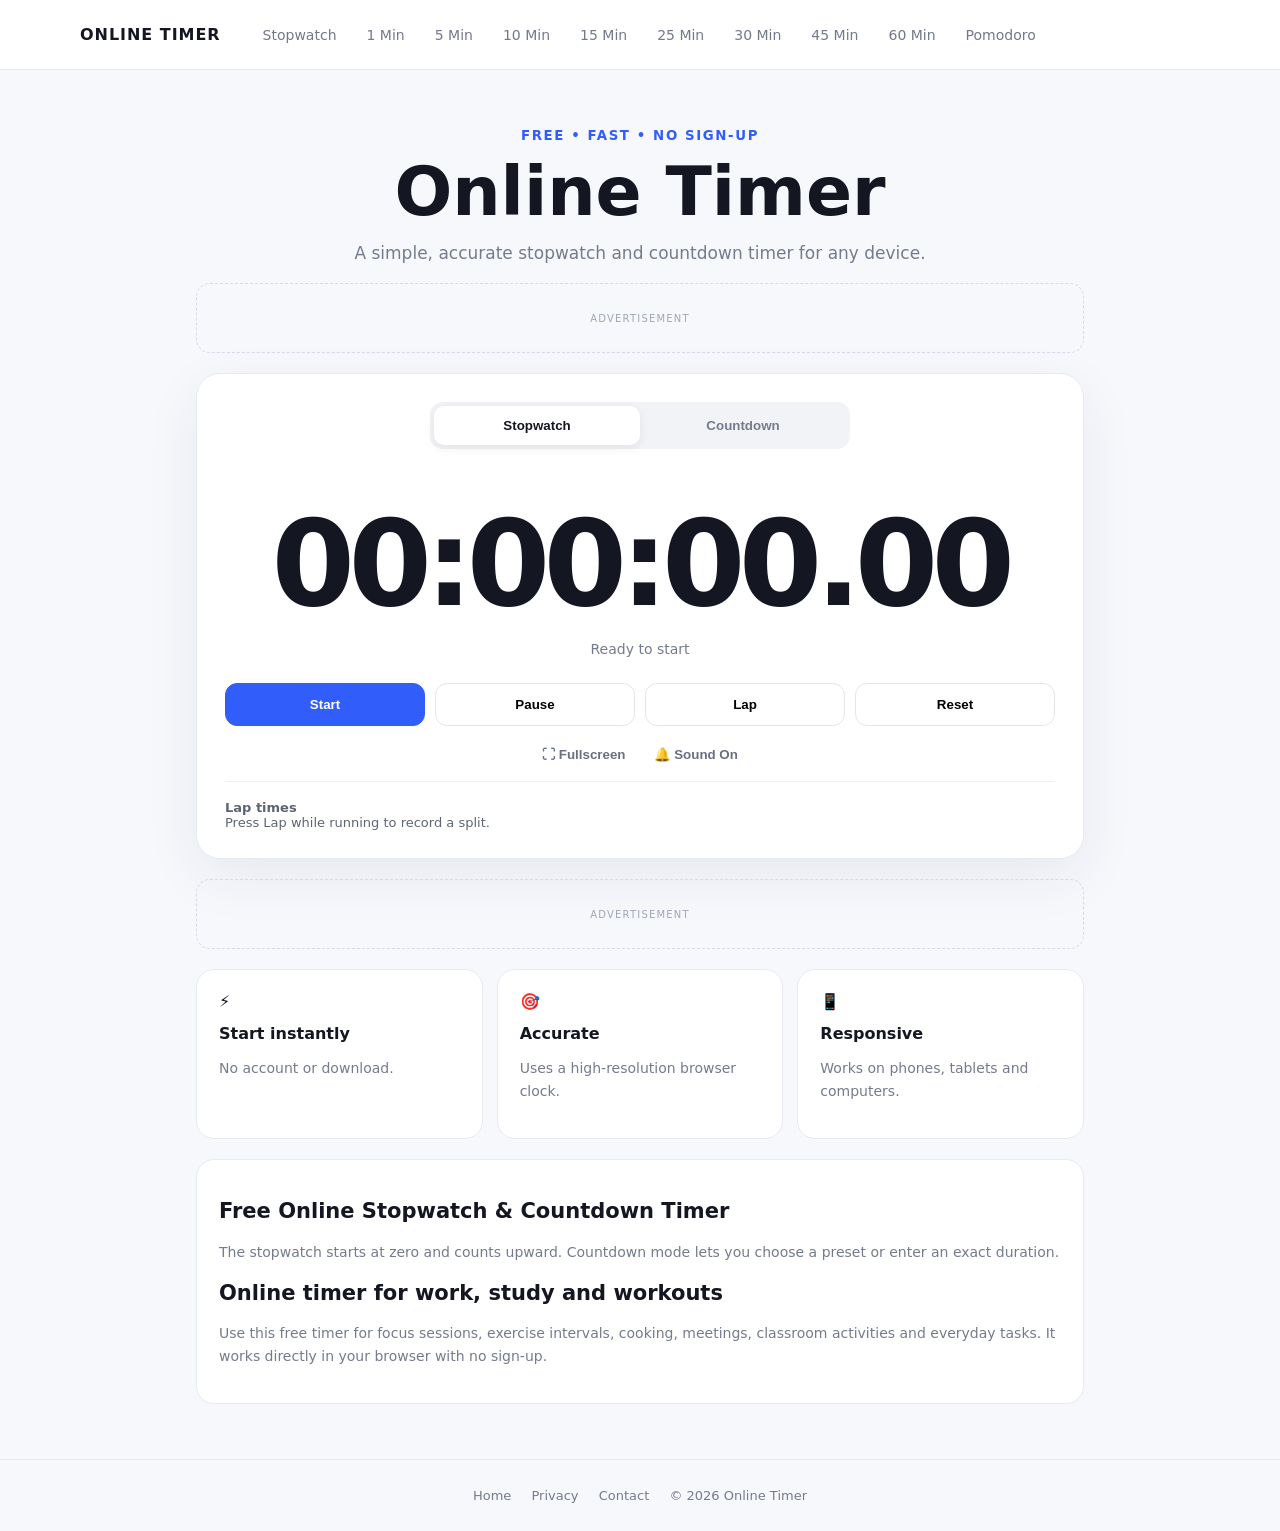
<file: index.html>
<!doctype html><html lang="en"><head><meta charset="utf-8"><meta name="viewport" content="width=device-width,initial-scale=1"><meta name="description" content="Free online stopwatch and countdown timer. Start at zero, count up, or set a precise countdown with no sign-up."><meta name="google-site-verification" content="opDcWVdCcrkcZXVXJE0vh9Pyq8Qb_k_GLsbiamTlNZY"><meta name="robots" content="index,follow,max-image-preview:large"><link rel="canonical" href="https://timer.tmdcks1404.workers.dev/"><meta property="og:type" content="website"><meta property="og:title" content="Online Timer — Free Stopwatch & Countdown"><meta property="og:description" content="Free online stopwatch and countdown timer. Start at zero, count up, or set a precise countdown with no sign-up."><meta property="og:url" content="https://timer.tmdcks1404.workers.dev/"><meta name="twitter:card" content="summary"><link rel="manifest" href="/manifest.webmanifest"><link rel="stylesheet" href="/style.css"><title>Online Timer — Free Stopwatch & Countdown</title></head><body data-mode="stopwatch" data-seconds="0"><header><a class="brand" href="/">ONLINE TIMER</a><nav><a href="/">Stopwatch</a><a href="/1-minute-timer.html">1 Min</a><a href="/5-minute-timer.html">5 Min</a><a href="/10-minute-timer.html">10 Min</a><a href="/15-minute-timer.html">15 Min</a><a href="/25-minute-timer.html">25 Min</a><a href="/30-minute-timer.html">30 Min</a><a href="/45-minute-timer.html">45 Min</a><a href="/60-minute-timer.html">60 Min</a><a href="/pomodoro-timer.html">Pomodoro</a></nav></header><main><section class="hero"><small>FREE • FAST • NO SIGN-UP</small><h1>Online Timer</h1><p>A simple, accurate stopwatch and countdown timer for any device.</p></section><div class="ad">ADVERTISEMENT</div><section class="card"><div class="tabs"><button id="swTab" class="active">Stopwatch</button><button id="cdTab">Countdown</button></div><div id="display">00:00:00.00</div><div id="status">Ready to start</div><div id="settings" class="hidden"><b>Quick presets</b><div class="presets"><button data-p="60">1 min</button><button data-p="180">3 min</button><button data-p="300">5 min</button><button data-p="600">10 min</button><button data-p="900">15 min</button><button data-p="1200">20 min</button><button data-p="1500">25 min</button><button data-p="1800">30 min</button><button data-p="2700">45 min</button><button data-p="3600">60 min</button></div><b>Custom time</b><div class="inputs"><input id="h" type="number" min="0" value="0"><span>:</span><input id="m" type="number" min="0" max="59" value="5"><span>:</span><input id="s" type="number" min="0" max="59" value="0"></div></div><div class="controls"><button id="start" class="primary">Start</button><button id="pause">Pause</button><button id="lap">Lap</button><button id="reset">Reset</button></div><div class="tools"><button id="full">⛶ Fullscreen</button><button id="sound">🔔 Sound On</button></div><div id="laps"><b>Lap times</b><div id="lapList">Press Lap while running to record a split.</div></div></section><div class="ad">ADVERTISEMENT</div><section class="info"><article>⚡<h2>Start instantly</h2><p>No account or download.</p></article><article>🎯<h2>Accurate</h2><p>Uses a high-resolution browser clock.</p></article><article>📱<h2>Responsive</h2><p>Works on phones, tablets and computers.</p></article></section><section class="copy"><h2>Free Online Stopwatch & Countdown Timer</h2><p>The stopwatch starts at zero and counts upward. Countdown mode lets you choose a preset or enter an exact duration.</p><h2>Online timer for work, study and workouts</h2><p>Use this free timer for focus sessions, exercise intervals, cooking, meetings, classroom activities and everyday tasks. It works directly in your browser with no sign-up.</p></section></main><footer><a href="/">Home</a> <a href="/privacy.html">Privacy</a> <a href="/contact.html">Contact</a> © 2026 Online Timer</footer><script src="/app.js"></script></body></html>
</file>
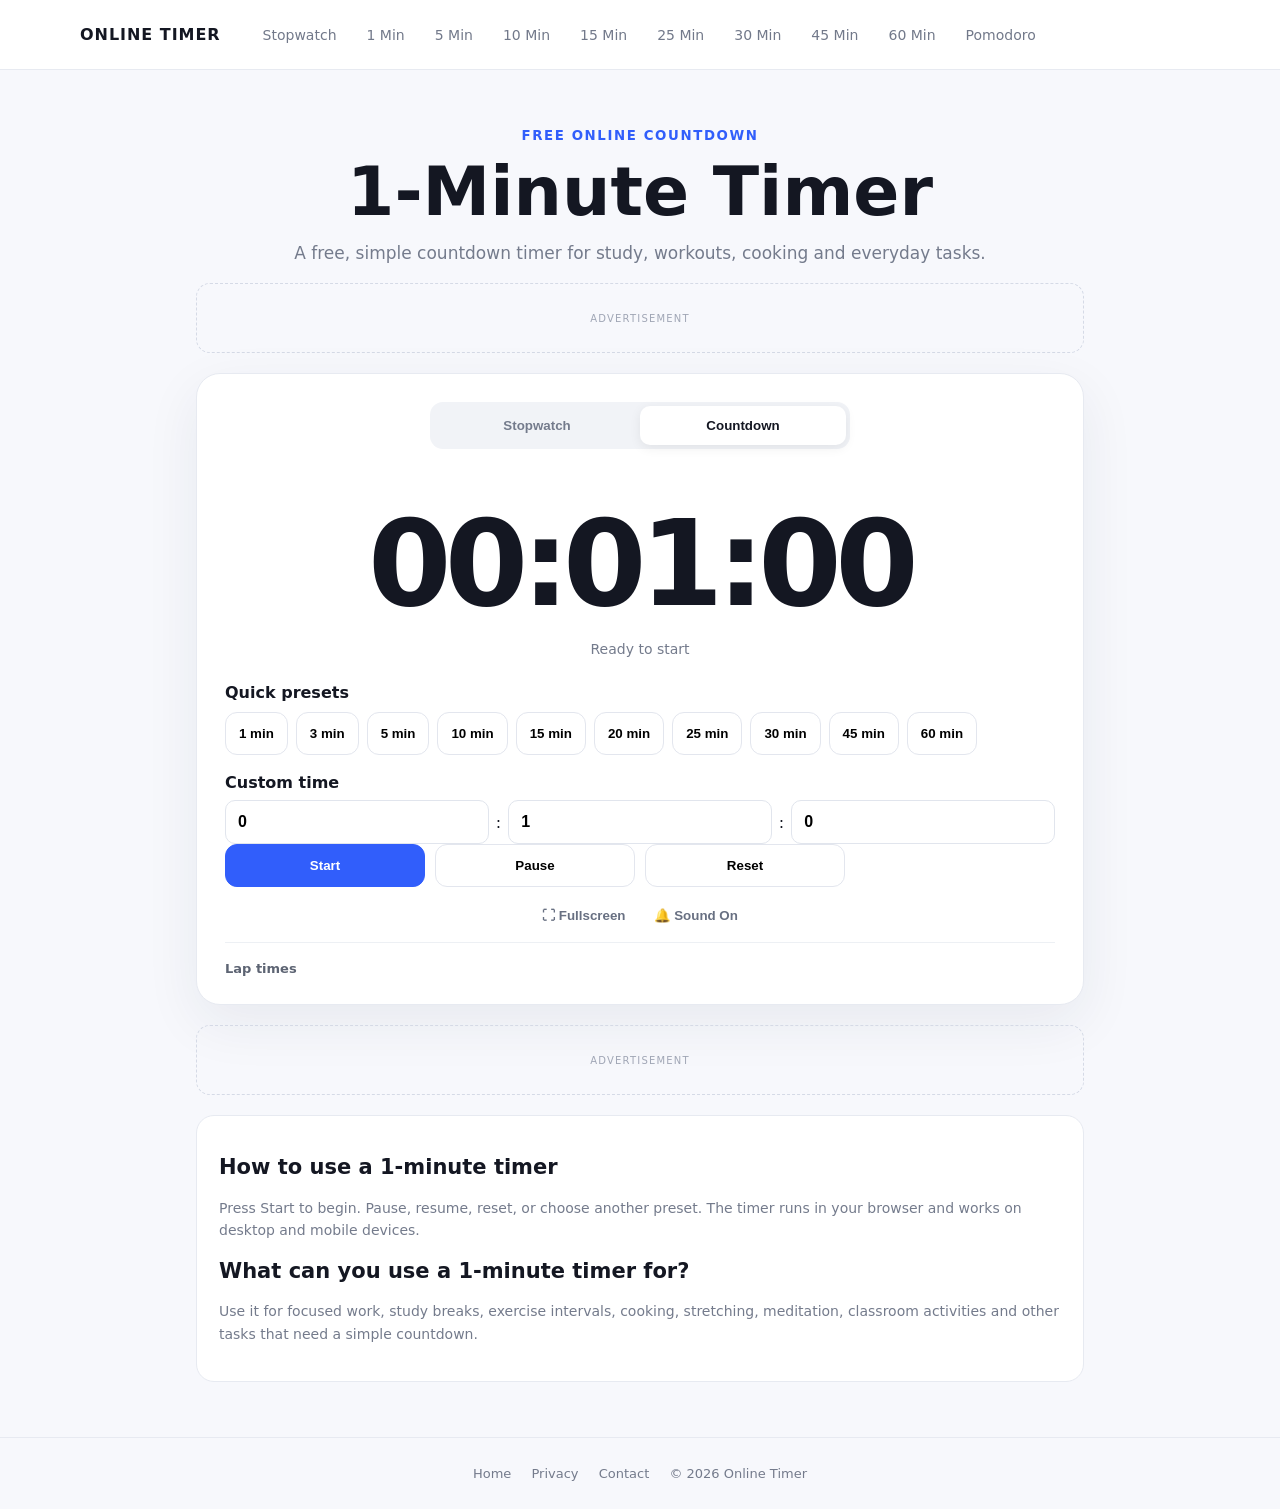
<file: 1-minute-timer.html>
<!doctype html><html lang="en"><head><meta charset="utf-8"><meta name="viewport" content="width=device-width,initial-scale=1"><meta name="description" content="Free 1-minute online countdown timer. Start instantly for study, workouts, cooking, focus sessions and everyday tasks."><meta name="robots" content="index,follow,max-image-preview:large"><link rel="canonical" href="https://timer.tmdcks1404.workers.dev/1-minute-timer.html"><meta property="og:type" content="website"><meta property="og:title" content="1-Minute Timer — Free Online Countdown Timer"><meta property="og:description" content="Free 1-minute online countdown timer. Start instantly for study, workouts, cooking, focus sessions and everyday tasks."><meta property="og:url" content="https://timer.tmdcks1404.workers.dev/1-minute-timer.html"><meta name="twitter:card" content="summary"><link rel="manifest" href="/manifest.webmanifest"><link rel="stylesheet" href="/style.css"><title>1-Minute Timer — Free Online Countdown Timer</title></head><body data-mode="countdown" data-seconds="60"><header><a class="brand" href="/">ONLINE TIMER</a><nav><a href="/">Stopwatch</a><a href="/1-minute-timer.html">1 Min</a><a href="/5-minute-timer.html">5 Min</a><a href="/10-minute-timer.html">10 Min</a><a href="/15-minute-timer.html">15 Min</a><a href="/25-minute-timer.html">25 Min</a><a href="/30-minute-timer.html">30 Min</a><a href="/45-minute-timer.html">45 Min</a><a href="/60-minute-timer.html">60 Min</a><a href="/pomodoro-timer.html">Pomodoro</a></nav></header><main><section class="hero"><small>FREE ONLINE COUNTDOWN</small><h1>1-Minute Timer</h1><p>A free, simple countdown timer for study, workouts, cooking and everyday tasks.</p></section><div class="ad">ADVERTISEMENT</div><section class="card"><div class="tabs"><button id="swTab">Stopwatch</button><button id="cdTab" class="active">Countdown</button></div><div id="display">00:00:00</div><div id="status">Ready to start</div><div id="settings"><b>Quick presets</b><div class="presets"><button data-p="60">1 min</button><button data-p="180">3 min</button><button data-p="300">5 min</button><button data-p="600">10 min</button><button data-p="900">15 min</button><button data-p="1200">20 min</button><button data-p="1500">25 min</button><button data-p="1800">30 min</button><button data-p="2700">45 min</button><button data-p="3600">60 min</button></div><b>Custom time</b><div class="inputs"><input id="h" type="number" min="0" value="0"><span>:</span><input id="m" type="number" min="0" max="59" value="1"><span>:</span><input id="s" type="number" min="0" max="59" value="0"></div></div><div class="controls"><button id="start" class="primary">Start</button><button id="pause">Pause</button><button id="lap">Lap</button><button id="reset">Reset</button></div><div class="tools"><button id="full">⛶ Fullscreen</button><button id="sound">🔔 Sound On</button></div><div id="laps"><b>Lap times</b><div id="lapList"></div></div></section><div class="ad">ADVERTISEMENT</div><section class="copy"><h2>How to use a 1-minute timer</h2><p>Press Start to begin. Pause, resume, reset, or choose another preset. The timer runs in your browser and works on desktop and mobile devices.</p><h2>What can you use a 1-minute timer for?</h2><p>Use it for focused work, study breaks, exercise intervals, cooking, stretching, meditation, classroom activities and other tasks that need a simple countdown.</p></section></main><footer><a href="/">Home</a> <a href="/privacy.html">Privacy</a> <a href="/contact.html">Contact</a> © 2026 Online Timer</footer><script src="/app.js"></script></body></html>
</file>
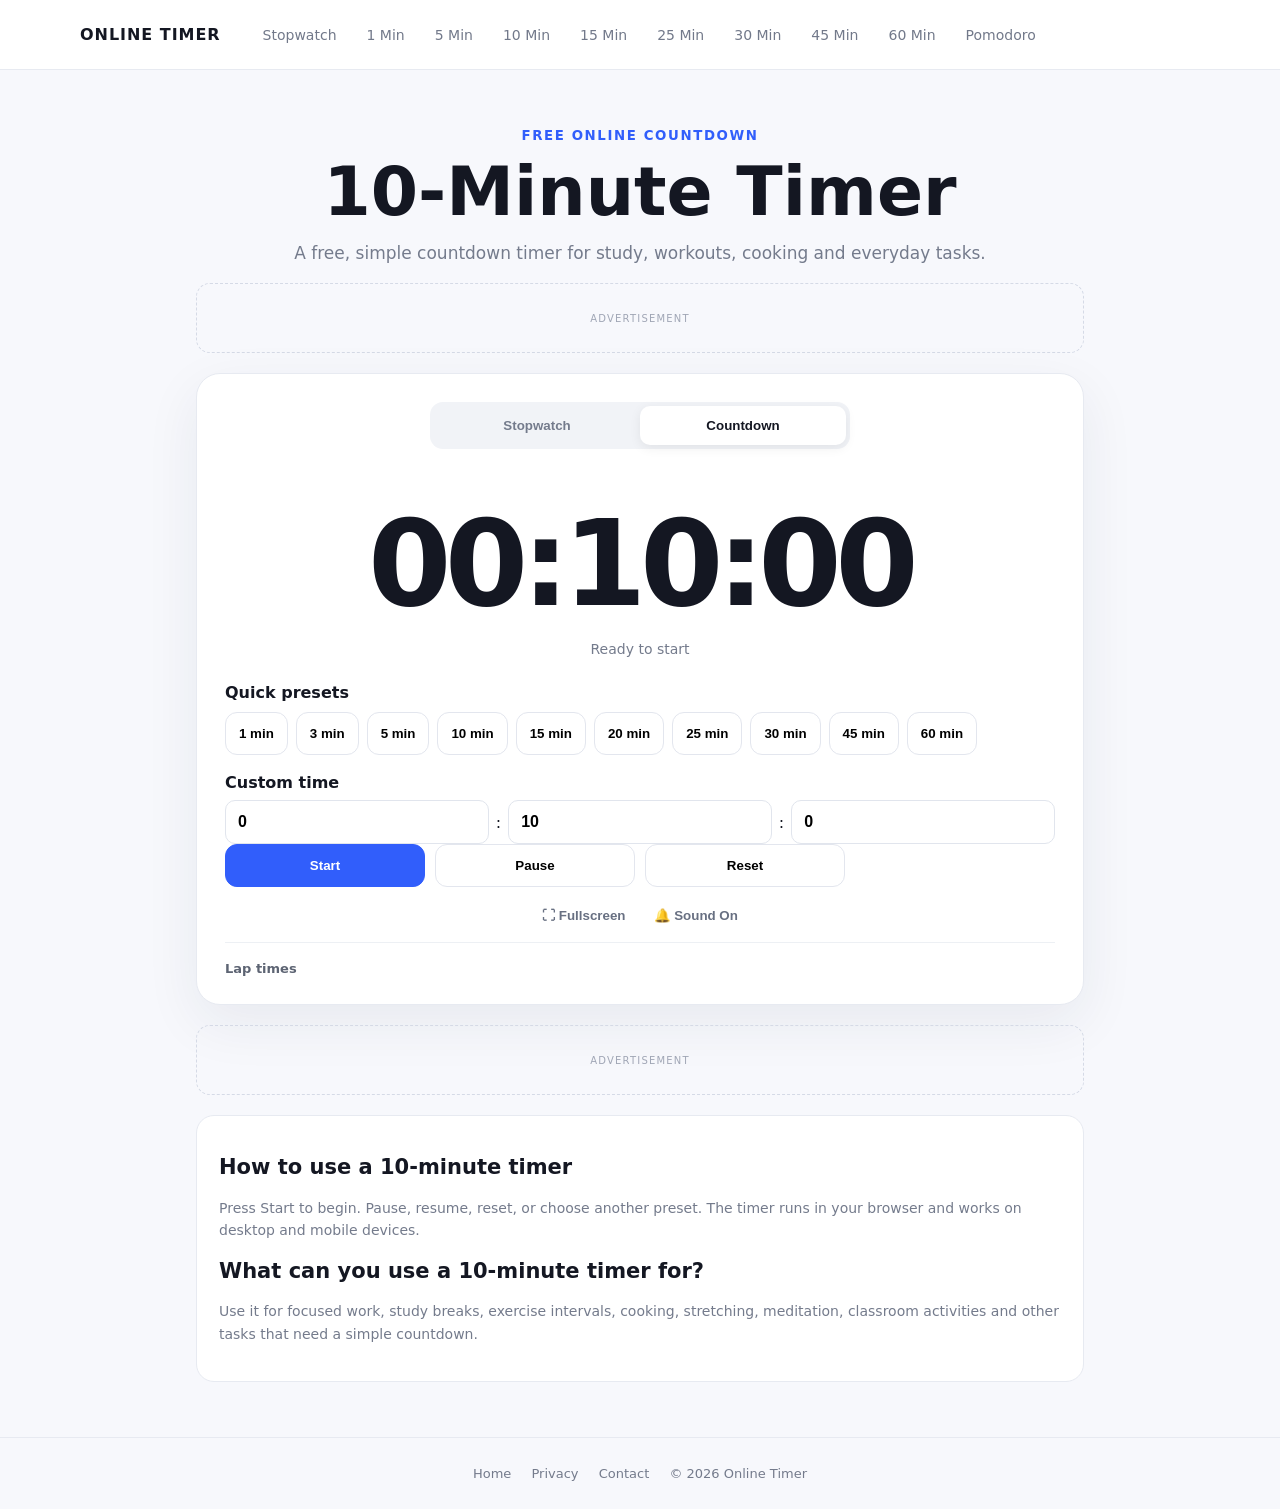
<file: 10-minute-timer.html>
<!doctype html><html lang="en"><head><meta charset="utf-8"><meta name="viewport" content="width=device-width,initial-scale=1"><meta name="description" content="Free 10-minute online countdown timer. Start instantly for study, workouts, cooking, focus sessions and everyday tasks."><meta name="robots" content="index,follow,max-image-preview:large"><link rel="canonical" href="https://timer.tmdcks1404.workers.dev/10-minute-timer.html"><meta property="og:type" content="website"><meta property="og:title" content="10-Minute Timer — Free Online Countdown Timer"><meta property="og:description" content="Free 10-minute online countdown timer. Start instantly for study, workouts, cooking, focus sessions and everyday tasks."><meta property="og:url" content="https://timer.tmdcks1404.workers.dev/10-minute-timer.html"><meta name="twitter:card" content="summary"><link rel="manifest" href="/manifest.webmanifest"><link rel="stylesheet" href="/style.css"><title>10-Minute Timer — Free Online Countdown Timer</title></head><body data-mode="countdown" data-seconds="600"><header><a class="brand" href="/">ONLINE TIMER</a><nav><a href="/">Stopwatch</a><a href="/1-minute-timer.html">1 Min</a><a href="/5-minute-timer.html">5 Min</a><a href="/10-minute-timer.html">10 Min</a><a href="/15-minute-timer.html">15 Min</a><a href="/25-minute-timer.html">25 Min</a><a href="/30-minute-timer.html">30 Min</a><a href="/45-minute-timer.html">45 Min</a><a href="/60-minute-timer.html">60 Min</a><a href="/pomodoro-timer.html">Pomodoro</a></nav></header><main><section class="hero"><small>FREE ONLINE COUNTDOWN</small><h1>10-Minute Timer</h1><p>A free, simple countdown timer for study, workouts, cooking and everyday tasks.</p></section><div class="ad">ADVERTISEMENT</div><section class="card"><div class="tabs"><button id="swTab">Stopwatch</button><button id="cdTab" class="active">Countdown</button></div><div id="display">00:00:00</div><div id="status">Ready to start</div><div id="settings"><b>Quick presets</b><div class="presets"><button data-p="60">1 min</button><button data-p="180">3 min</button><button data-p="300">5 min</button><button data-p="600">10 min</button><button data-p="900">15 min</button><button data-p="1200">20 min</button><button data-p="1500">25 min</button><button data-p="1800">30 min</button><button data-p="2700">45 min</button><button data-p="3600">60 min</button></div><b>Custom time</b><div class="inputs"><input id="h" type="number" min="0" value="0"><span>:</span><input id="m" type="number" min="0" max="59" value="10"><span>:</span><input id="s" type="number" min="0" max="59" value="0"></div></div><div class="controls"><button id="start" class="primary">Start</button><button id="pause">Pause</button><button id="lap">Lap</button><button id="reset">Reset</button></div><div class="tools"><button id="full">⛶ Fullscreen</button><button id="sound">🔔 Sound On</button></div><div id="laps"><b>Lap times</b><div id="lapList"></div></div></section><div class="ad">ADVERTISEMENT</div><section class="copy"><h2>How to use a 10-minute timer</h2><p>Press Start to begin. Pause, resume, reset, or choose another preset. The timer runs in your browser and works on desktop and mobile devices.</p><h2>What can you use a 10-minute timer for?</h2><p>Use it for focused work, study breaks, exercise intervals, cooking, stretching, meditation, classroom activities and other tasks that need a simple countdown.</p></section></main><footer><a href="/">Home</a> <a href="/privacy.html">Privacy</a> <a href="/contact.html">Contact</a> © 2026 Online Timer</footer><script src="/app.js"></script></body></html>
</file>
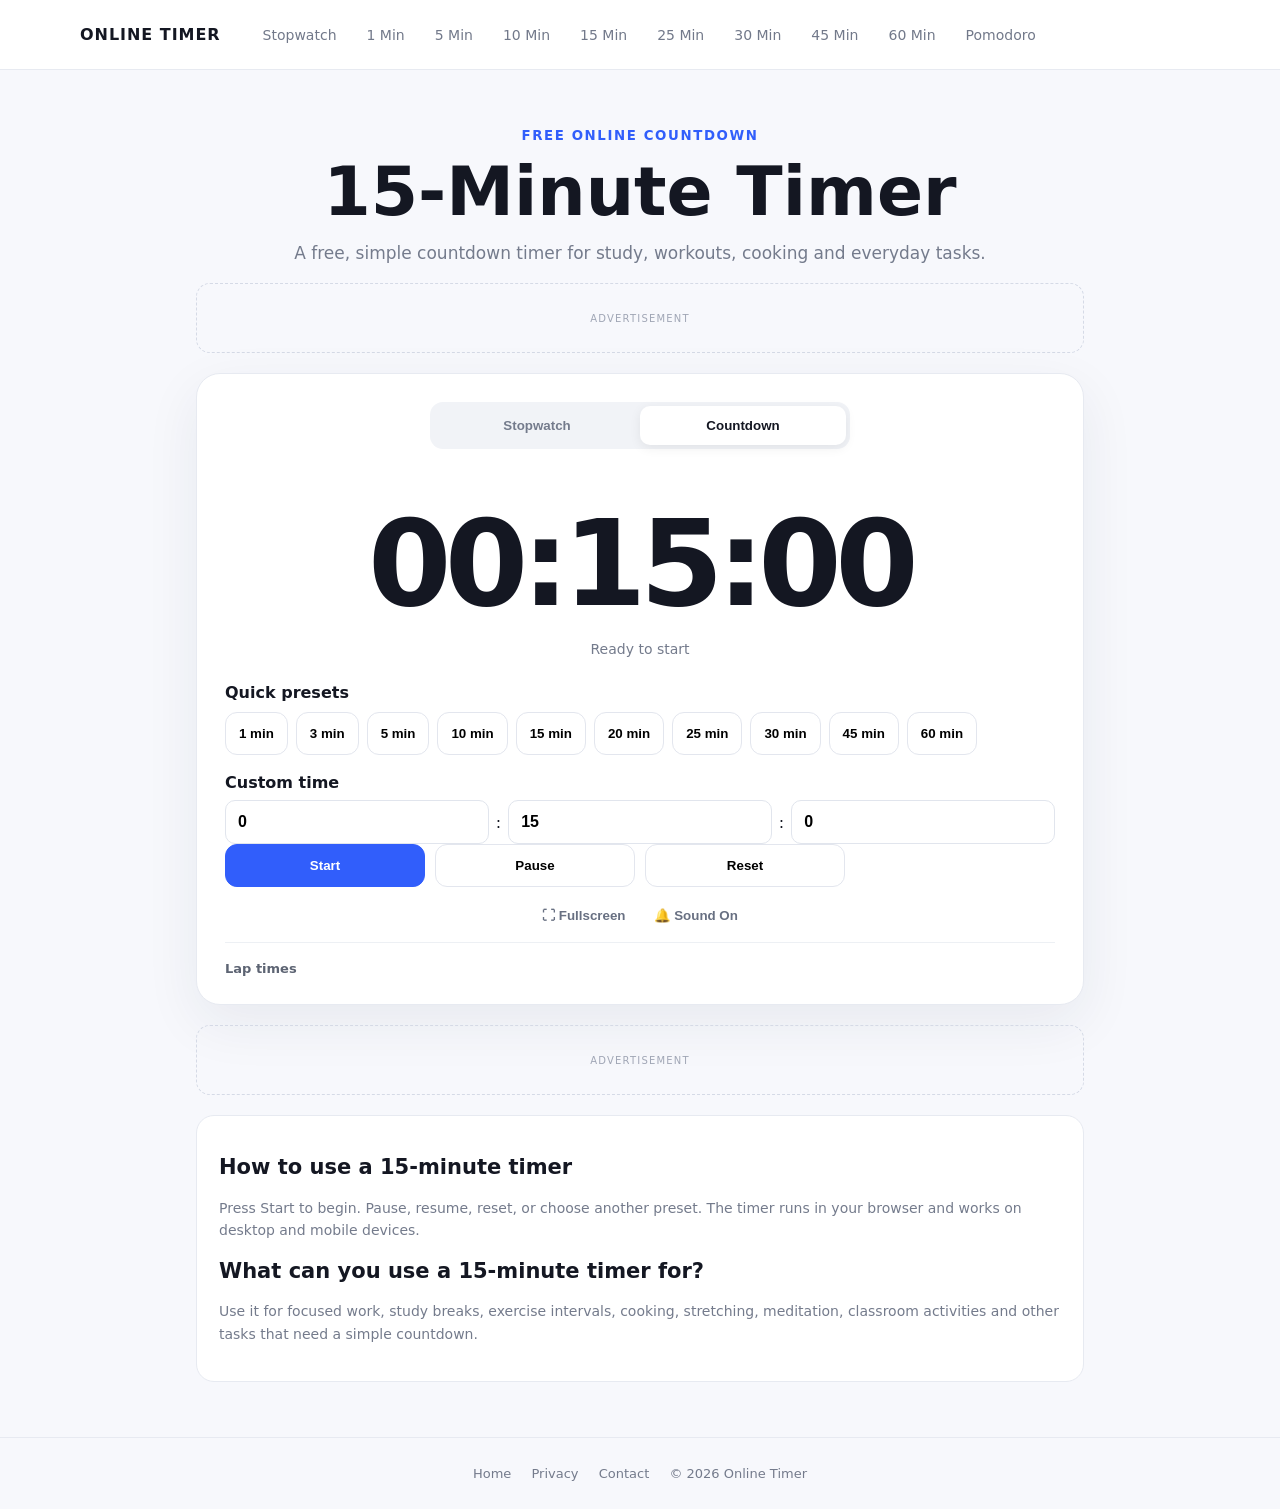
<file: 15-minute-timer.html>
<!doctype html><html lang="en"><head><meta charset="utf-8"><meta name="viewport" content="width=device-width,initial-scale=1"><meta name="description" content="Free 15-minute online countdown timer. Start instantly for study, workouts, cooking, focus sessions and everyday tasks."><meta name="robots" content="index,follow,max-image-preview:large"><link rel="canonical" href="https://timer.tmdcks1404.workers.dev/15-minute-timer.html"><meta property="og:type" content="website"><meta property="og:title" content="15-Minute Timer — Free Online Countdown Timer"><meta property="og:description" content="Free 15-minute online countdown timer. Start instantly for study, workouts, cooking, focus sessions and everyday tasks."><meta property="og:url" content="https://timer.tmdcks1404.workers.dev/15-minute-timer.html"><meta name="twitter:card" content="summary"><link rel="manifest" href="/manifest.webmanifest"><link rel="stylesheet" href="/style.css"><title>15-Minute Timer — Free Online Countdown Timer</title></head><body data-mode="countdown" data-seconds="900"><header><a class="brand" href="/">ONLINE TIMER</a><nav><a href="/">Stopwatch</a><a href="/1-minute-timer.html">1 Min</a><a href="/5-minute-timer.html">5 Min</a><a href="/10-minute-timer.html">10 Min</a><a href="/15-minute-timer.html">15 Min</a><a href="/25-minute-timer.html">25 Min</a><a href="/30-minute-timer.html">30 Min</a><a href="/45-minute-timer.html">45 Min</a><a href="/60-minute-timer.html">60 Min</a><a href="/pomodoro-timer.html">Pomodoro</a></nav></header><main><section class="hero"><small>FREE ONLINE COUNTDOWN</small><h1>15-Minute Timer</h1><p>A free, simple countdown timer for study, workouts, cooking and everyday tasks.</p></section><div class="ad">ADVERTISEMENT</div><section class="card"><div class="tabs"><button id="swTab">Stopwatch</button><button id="cdTab" class="active">Countdown</button></div><div id="display">00:00:00</div><div id="status">Ready to start</div><div id="settings"><b>Quick presets</b><div class="presets"><button data-p="60">1 min</button><button data-p="180">3 min</button><button data-p="300">5 min</button><button data-p="600">10 min</button><button data-p="900">15 min</button><button data-p="1200">20 min</button><button data-p="1500">25 min</button><button data-p="1800">30 min</button><button data-p="2700">45 min</button><button data-p="3600">60 min</button></div><b>Custom time</b><div class="inputs"><input id="h" type="number" min="0" value="0"><span>:</span><input id="m" type="number" min="0" max="59" value="15"><span>:</span><input id="s" type="number" min="0" max="59" value="0"></div></div><div class="controls"><button id="start" class="primary">Start</button><button id="pause">Pause</button><button id="lap">Lap</button><button id="reset">Reset</button></div><div class="tools"><button id="full">⛶ Fullscreen</button><button id="sound">🔔 Sound On</button></div><div id="laps"><b>Lap times</b><div id="lapList"></div></div></section><div class="ad">ADVERTISEMENT</div><section class="copy"><h2>How to use a 15-minute timer</h2><p>Press Start to begin. Pause, resume, reset, or choose another preset. The timer runs in your browser and works on desktop and mobile devices.</p><h2>What can you use a 15-minute timer for?</h2><p>Use it for focused work, study breaks, exercise intervals, cooking, stretching, meditation, classroom activities and other tasks that need a simple countdown.</p></section></main><footer><a href="/">Home</a> <a href="/privacy.html">Privacy</a> <a href="/contact.html">Contact</a> © 2026 Online Timer</footer><script src="/app.js"></script></body></html>
</file>
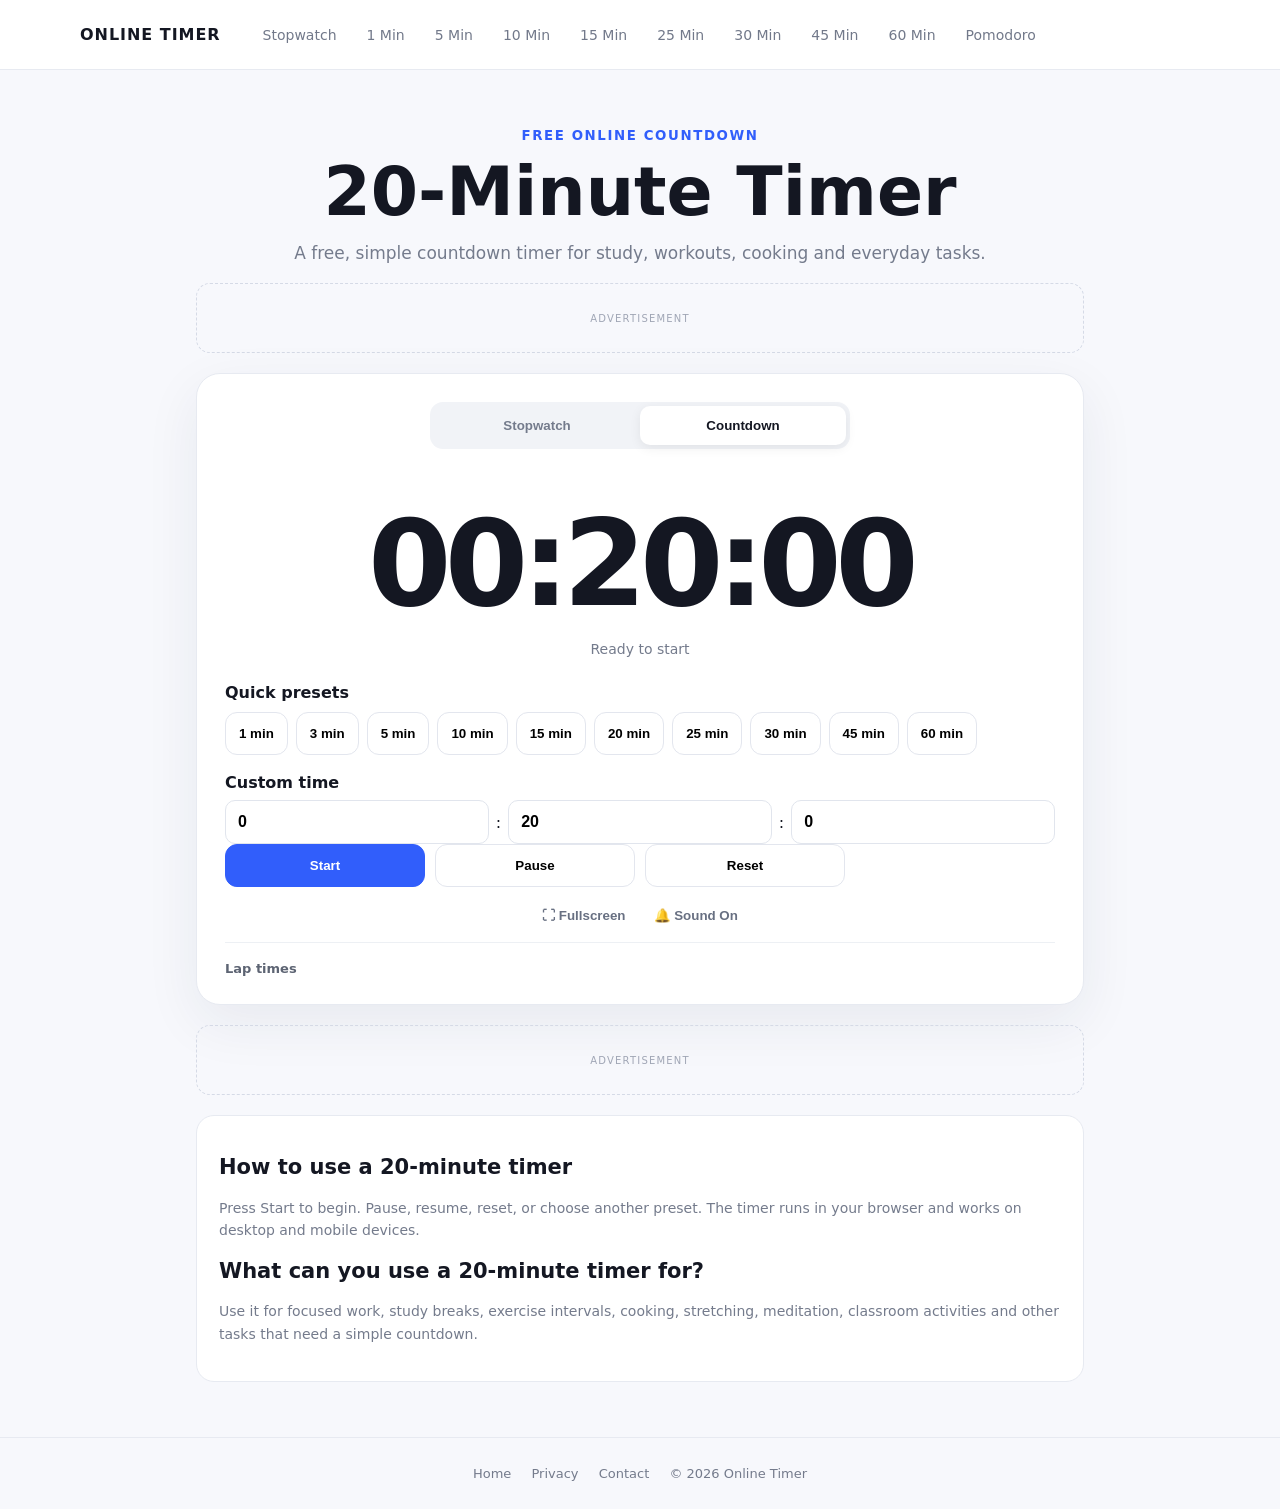
<file: 20-minute-timer.html>
<!doctype html><html lang="en"><head><meta charset="utf-8"><meta name="viewport" content="width=device-width,initial-scale=1"><meta name="description" content="Free 20-minute online countdown timer. Start instantly for study, workouts, cooking, focus sessions and everyday tasks."><meta name="robots" content="index,follow,max-image-preview:large"><link rel="canonical" href="https://timer.tmdcks1404.workers.dev/20-minute-timer.html"><meta property="og:type" content="website"><meta property="og:title" content="20-Minute Timer — Free Online Countdown Timer"><meta property="og:description" content="Free 20-minute online countdown timer. Start instantly for study, workouts, cooking, focus sessions and everyday tasks."><meta property="og:url" content="https://timer.tmdcks1404.workers.dev/20-minute-timer.html"><meta name="twitter:card" content="summary"><link rel="manifest" href="/manifest.webmanifest"><link rel="stylesheet" href="/style.css"><title>20-Minute Timer — Free Online Countdown Timer</title></head><body data-mode="countdown" data-seconds="1200"><header><a class="brand" href="/">ONLINE TIMER</a><nav><a href="/">Stopwatch</a><a href="/1-minute-timer.html">1 Min</a><a href="/5-minute-timer.html">5 Min</a><a href="/10-minute-timer.html">10 Min</a><a href="/15-minute-timer.html">15 Min</a><a href="/25-minute-timer.html">25 Min</a><a href="/30-minute-timer.html">30 Min</a><a href="/45-minute-timer.html">45 Min</a><a href="/60-minute-timer.html">60 Min</a><a href="/pomodoro-timer.html">Pomodoro</a></nav></header><main><section class="hero"><small>FREE ONLINE COUNTDOWN</small><h1>20-Minute Timer</h1><p>A free, simple countdown timer for study, workouts, cooking and everyday tasks.</p></section><div class="ad">ADVERTISEMENT</div><section class="card"><div class="tabs"><button id="swTab">Stopwatch</button><button id="cdTab" class="active">Countdown</button></div><div id="display">00:00:00</div><div id="status">Ready to start</div><div id="settings"><b>Quick presets</b><div class="presets"><button data-p="60">1 min</button><button data-p="180">3 min</button><button data-p="300">5 min</button><button data-p="600">10 min</button><button data-p="900">15 min</button><button data-p="1200">20 min</button><button data-p="1500">25 min</button><button data-p="1800">30 min</button><button data-p="2700">45 min</button><button data-p="3600">60 min</button></div><b>Custom time</b><div class="inputs"><input id="h" type="number" min="0" value="0"><span>:</span><input id="m" type="number" min="0" max="59" value="20"><span>:</span><input id="s" type="number" min="0" max="59" value="0"></div></div><div class="controls"><button id="start" class="primary">Start</button><button id="pause">Pause</button><button id="lap">Lap</button><button id="reset">Reset</button></div><div class="tools"><button id="full">⛶ Fullscreen</button><button id="sound">🔔 Sound On</button></div><div id="laps"><b>Lap times</b><div id="lapList"></div></div></section><div class="ad">ADVERTISEMENT</div><section class="copy"><h2>How to use a 20-minute timer</h2><p>Press Start to begin. Pause, resume, reset, or choose another preset. The timer runs in your browser and works on desktop and mobile devices.</p><h2>What can you use a 20-minute timer for?</h2><p>Use it for focused work, study breaks, exercise intervals, cooking, stretching, meditation, classroom activities and other tasks that need a simple countdown.</p></section></main><footer><a href="/">Home</a> <a href="/privacy.html">Privacy</a> <a href="/contact.html">Contact</a> © 2026 Online Timer</footer><script src="/app.js"></script></body></html>
</file>
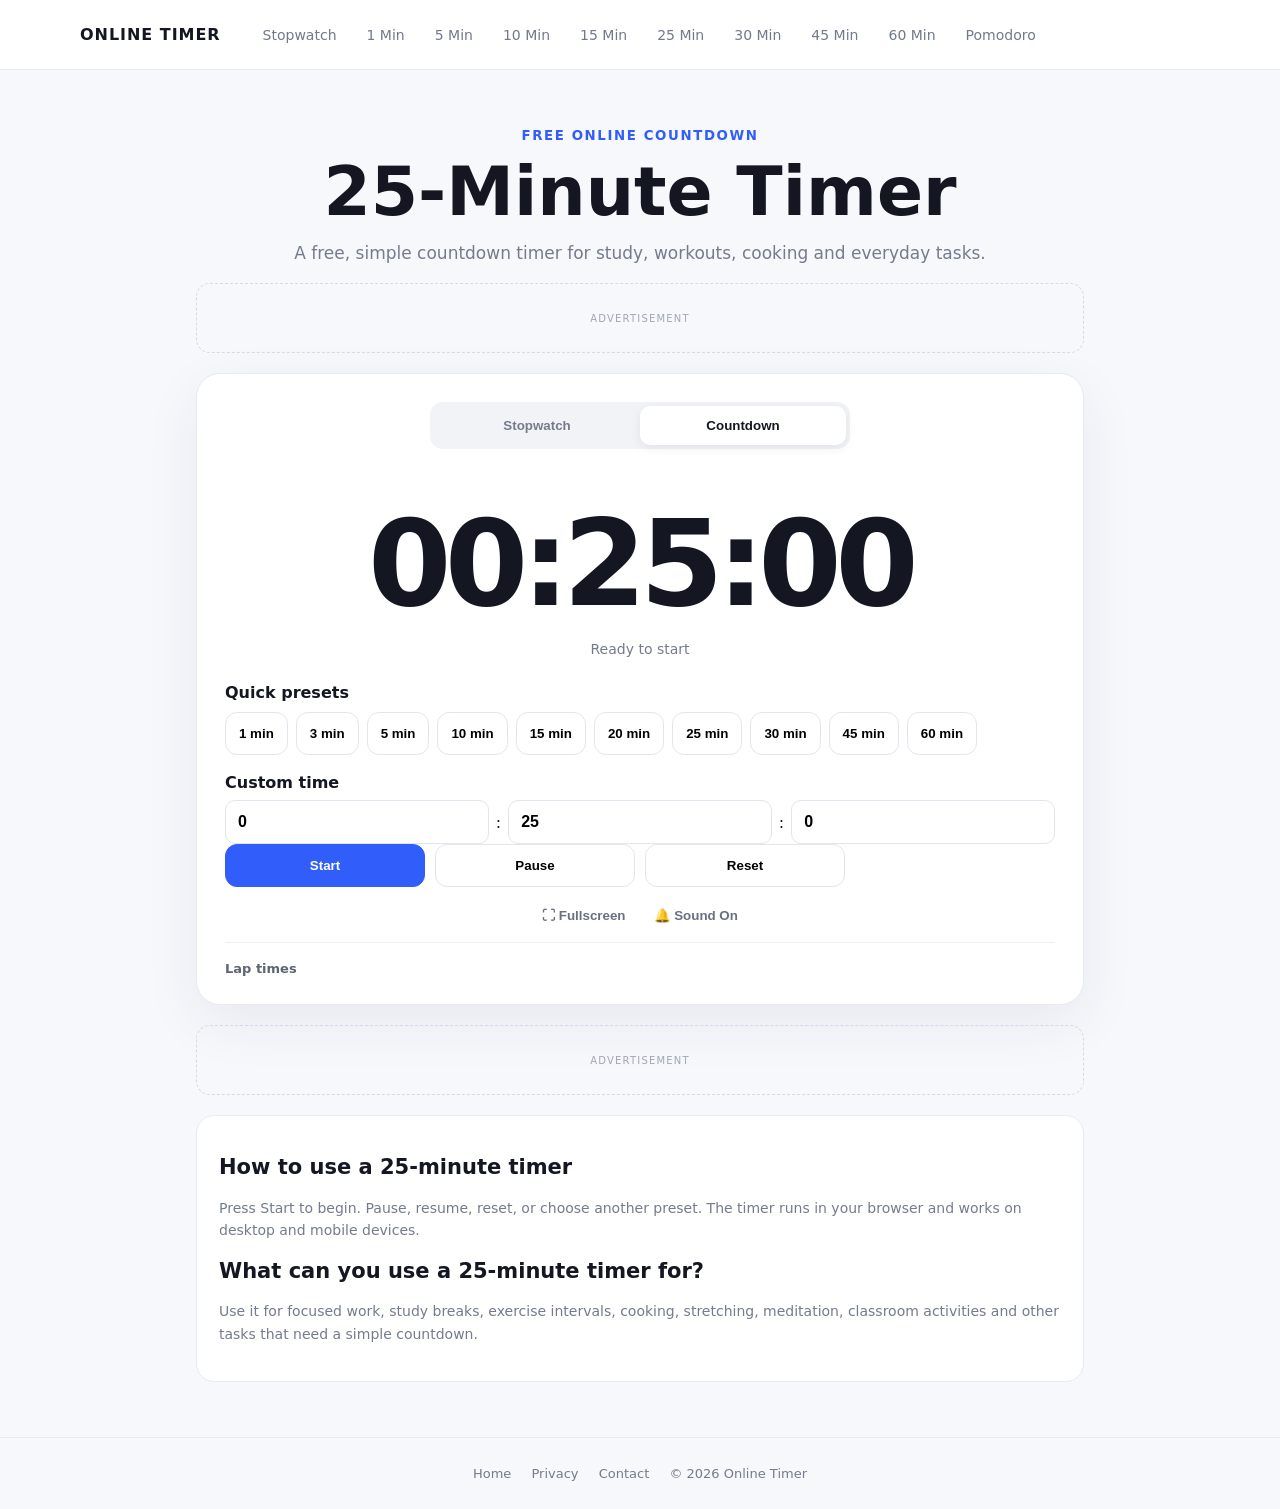
<file: 25-minute-timer.html>
<!doctype html><html lang="en"><head><meta charset="utf-8"><meta name="viewport" content="width=device-width,initial-scale=1"><meta name="description" content="Free 25-minute online countdown timer. Start instantly for study, workouts, cooking, focus sessions and everyday tasks."><meta name="robots" content="index,follow,max-image-preview:large"><link rel="canonical" href="https://timer.tmdcks1404.workers.dev/25-minute-timer.html"><meta property="og:type" content="website"><meta property="og:title" content="25-Minute Timer — Free Online Countdown Timer"><meta property="og:description" content="Free 25-minute online countdown timer. Start instantly for study, workouts, cooking, focus sessions and everyday tasks."><meta property="og:url" content="https://timer.tmdcks1404.workers.dev/25-minute-timer.html"><meta name="twitter:card" content="summary"><link rel="manifest" href="/manifest.webmanifest"><link rel="stylesheet" href="/style.css"><title>25-Minute Timer — Free Online Countdown Timer</title></head><body data-mode="countdown" data-seconds="1500"><header><a class="brand" href="/">ONLINE TIMER</a><nav><a href="/">Stopwatch</a><a href="/1-minute-timer.html">1 Min</a><a href="/5-minute-timer.html">5 Min</a><a href="/10-minute-timer.html">10 Min</a><a href="/15-minute-timer.html">15 Min</a><a href="/25-minute-timer.html">25 Min</a><a href="/30-minute-timer.html">30 Min</a><a href="/45-minute-timer.html">45 Min</a><a href="/60-minute-timer.html">60 Min</a><a href="/pomodoro-timer.html">Pomodoro</a></nav></header><main><section class="hero"><small>FREE ONLINE COUNTDOWN</small><h1>25-Minute Timer</h1><p>A free, simple countdown timer for study, workouts, cooking and everyday tasks.</p></section><div class="ad">ADVERTISEMENT</div><section class="card"><div class="tabs"><button id="swTab">Stopwatch</button><button id="cdTab" class="active">Countdown</button></div><div id="display">00:00:00</div><div id="status">Ready to start</div><div id="settings"><b>Quick presets</b><div class="presets"><button data-p="60">1 min</button><button data-p="180">3 min</button><button data-p="300">5 min</button><button data-p="600">10 min</button><button data-p="900">15 min</button><button data-p="1200">20 min</button><button data-p="1500">25 min</button><button data-p="1800">30 min</button><button data-p="2700">45 min</button><button data-p="3600">60 min</button></div><b>Custom time</b><div class="inputs"><input id="h" type="number" min="0" value="0"><span>:</span><input id="m" type="number" min="0" max="59" value="25"><span>:</span><input id="s" type="number" min="0" max="59" value="0"></div></div><div class="controls"><button id="start" class="primary">Start</button><button id="pause">Pause</button><button id="lap">Lap</button><button id="reset">Reset</button></div><div class="tools"><button id="full">⛶ Fullscreen</button><button id="sound">🔔 Sound On</button></div><div id="laps"><b>Lap times</b><div id="lapList"></div></div></section><div class="ad">ADVERTISEMENT</div><section class="copy"><h2>How to use a 25-minute timer</h2><p>Press Start to begin. Pause, resume, reset, or choose another preset. The timer runs in your browser and works on desktop and mobile devices.</p><h2>What can you use a 25-minute timer for?</h2><p>Use it for focused work, study breaks, exercise intervals, cooking, stretching, meditation, classroom activities and other tasks that need a simple countdown.</p></section></main><footer><a href="/">Home</a> <a href="/privacy.html">Privacy</a> <a href="/contact.html">Contact</a> © 2026 Online Timer</footer><script src="/app.js"></script></body></html>
</file>
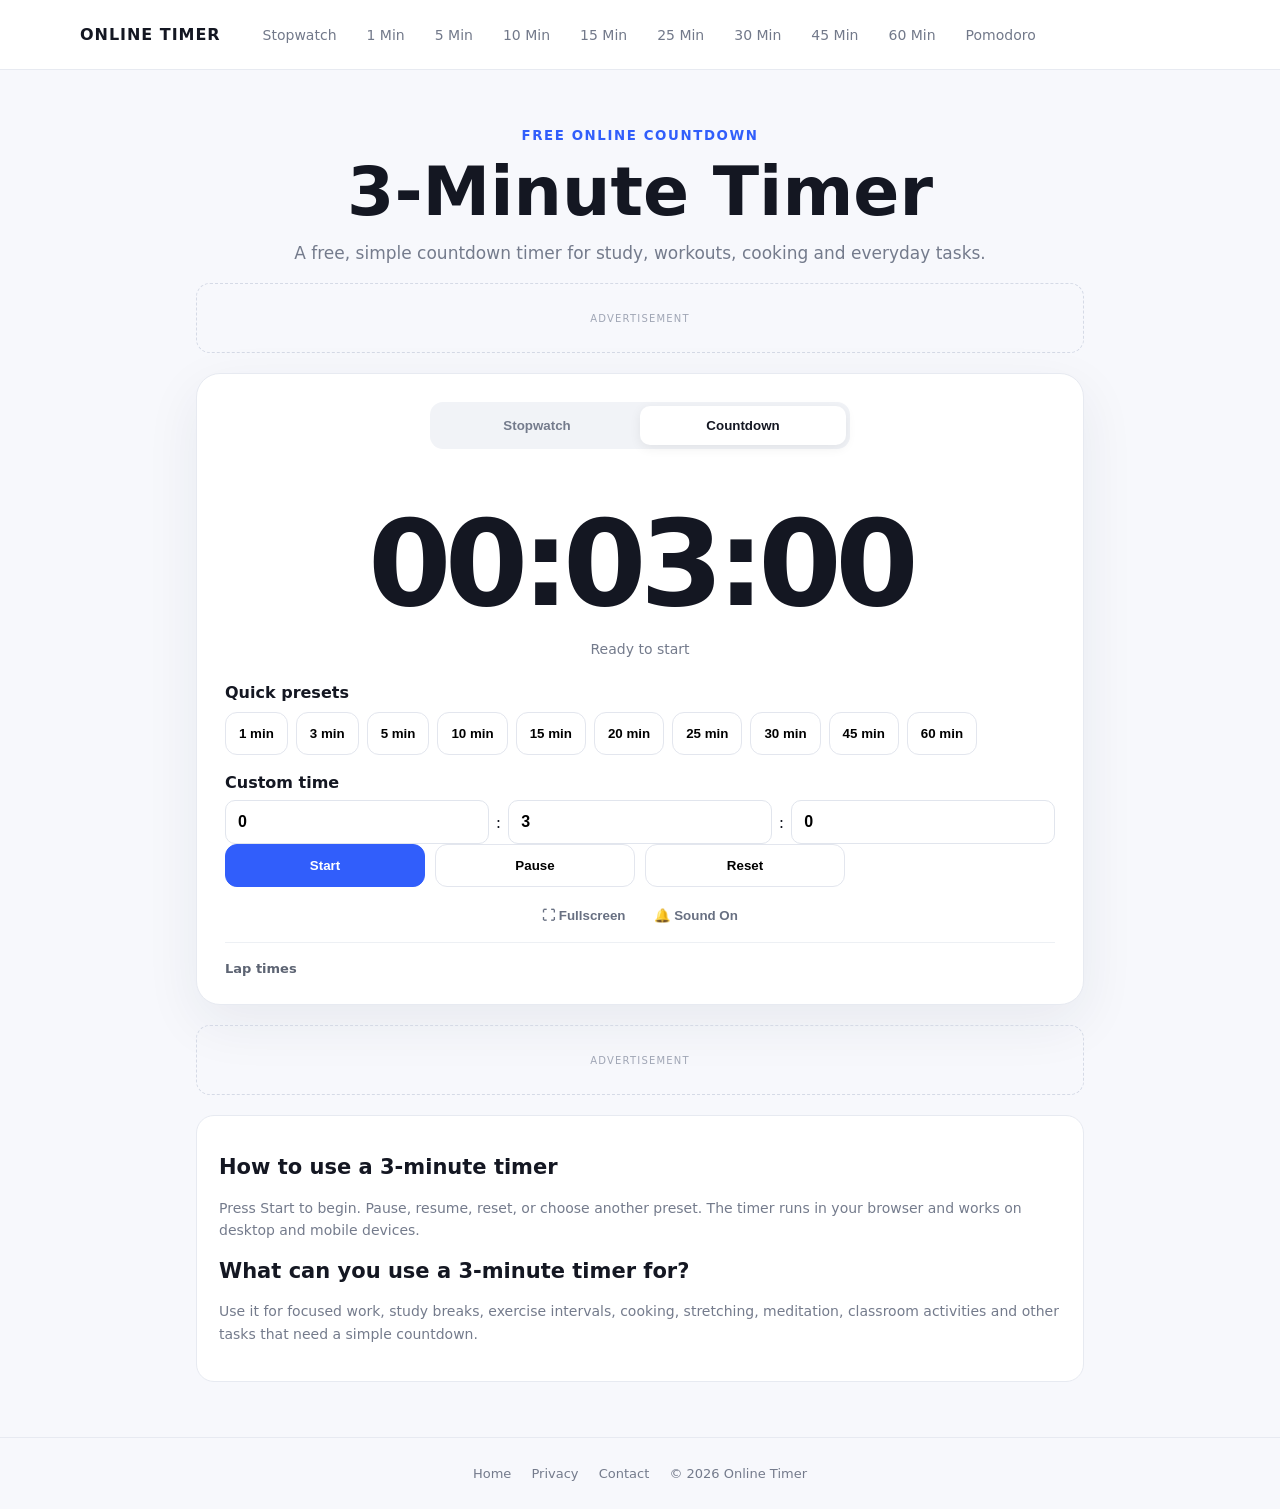
<file: 3-minute-timer.html>
<!doctype html><html lang="en"><head><meta charset="utf-8"><meta name="viewport" content="width=device-width,initial-scale=1"><meta name="description" content="Free 3-minute online countdown timer. Start instantly for study, workouts, cooking, focus sessions and everyday tasks."><meta name="robots" content="index,follow,max-image-preview:large"><link rel="canonical" href="https://timer.tmdcks1404.workers.dev/3-minute-timer.html"><meta property="og:type" content="website"><meta property="og:title" content="3-Minute Timer — Free Online Countdown Timer"><meta property="og:description" content="Free 3-minute online countdown timer. Start instantly for study, workouts, cooking, focus sessions and everyday tasks."><meta property="og:url" content="https://timer.tmdcks1404.workers.dev/3-minute-timer.html"><meta name="twitter:card" content="summary"><link rel="manifest" href="/manifest.webmanifest"><link rel="stylesheet" href="/style.css"><title>3-Minute Timer — Free Online Countdown Timer</title></head><body data-mode="countdown" data-seconds="180"><header><a class="brand" href="/">ONLINE TIMER</a><nav><a href="/">Stopwatch</a><a href="/1-minute-timer.html">1 Min</a><a href="/5-minute-timer.html">5 Min</a><a href="/10-minute-timer.html">10 Min</a><a href="/15-minute-timer.html">15 Min</a><a href="/25-minute-timer.html">25 Min</a><a href="/30-minute-timer.html">30 Min</a><a href="/45-minute-timer.html">45 Min</a><a href="/60-minute-timer.html">60 Min</a><a href="/pomodoro-timer.html">Pomodoro</a></nav></header><main><section class="hero"><small>FREE ONLINE COUNTDOWN</small><h1>3-Minute Timer</h1><p>A free, simple countdown timer for study, workouts, cooking and everyday tasks.</p></section><div class="ad">ADVERTISEMENT</div><section class="card"><div class="tabs"><button id="swTab">Stopwatch</button><button id="cdTab" class="active">Countdown</button></div><div id="display">00:00:00</div><div id="status">Ready to start</div><div id="settings"><b>Quick presets</b><div class="presets"><button data-p="60">1 min</button><button data-p="180">3 min</button><button data-p="300">5 min</button><button data-p="600">10 min</button><button data-p="900">15 min</button><button data-p="1200">20 min</button><button data-p="1500">25 min</button><button data-p="1800">30 min</button><button data-p="2700">45 min</button><button data-p="3600">60 min</button></div><b>Custom time</b><div class="inputs"><input id="h" type="number" min="0" value="0"><span>:</span><input id="m" type="number" min="0" max="59" value="3"><span>:</span><input id="s" type="number" min="0" max="59" value="0"></div></div><div class="controls"><button id="start" class="primary">Start</button><button id="pause">Pause</button><button id="lap">Lap</button><button id="reset">Reset</button></div><div class="tools"><button id="full">⛶ Fullscreen</button><button id="sound">🔔 Sound On</button></div><div id="laps"><b>Lap times</b><div id="lapList"></div></div></section><div class="ad">ADVERTISEMENT</div><section class="copy"><h2>How to use a 3-minute timer</h2><p>Press Start to begin. Pause, resume, reset, or choose another preset. The timer runs in your browser and works on desktop and mobile devices.</p><h2>What can you use a 3-minute timer for?</h2><p>Use it for focused work, study breaks, exercise intervals, cooking, stretching, meditation, classroom activities and other tasks that need a simple countdown.</p></section></main><footer><a href="/">Home</a> <a href="/privacy.html">Privacy</a> <a href="/contact.html">Contact</a> © 2026 Online Timer</footer><script src="/app.js"></script></body></html>
</file>
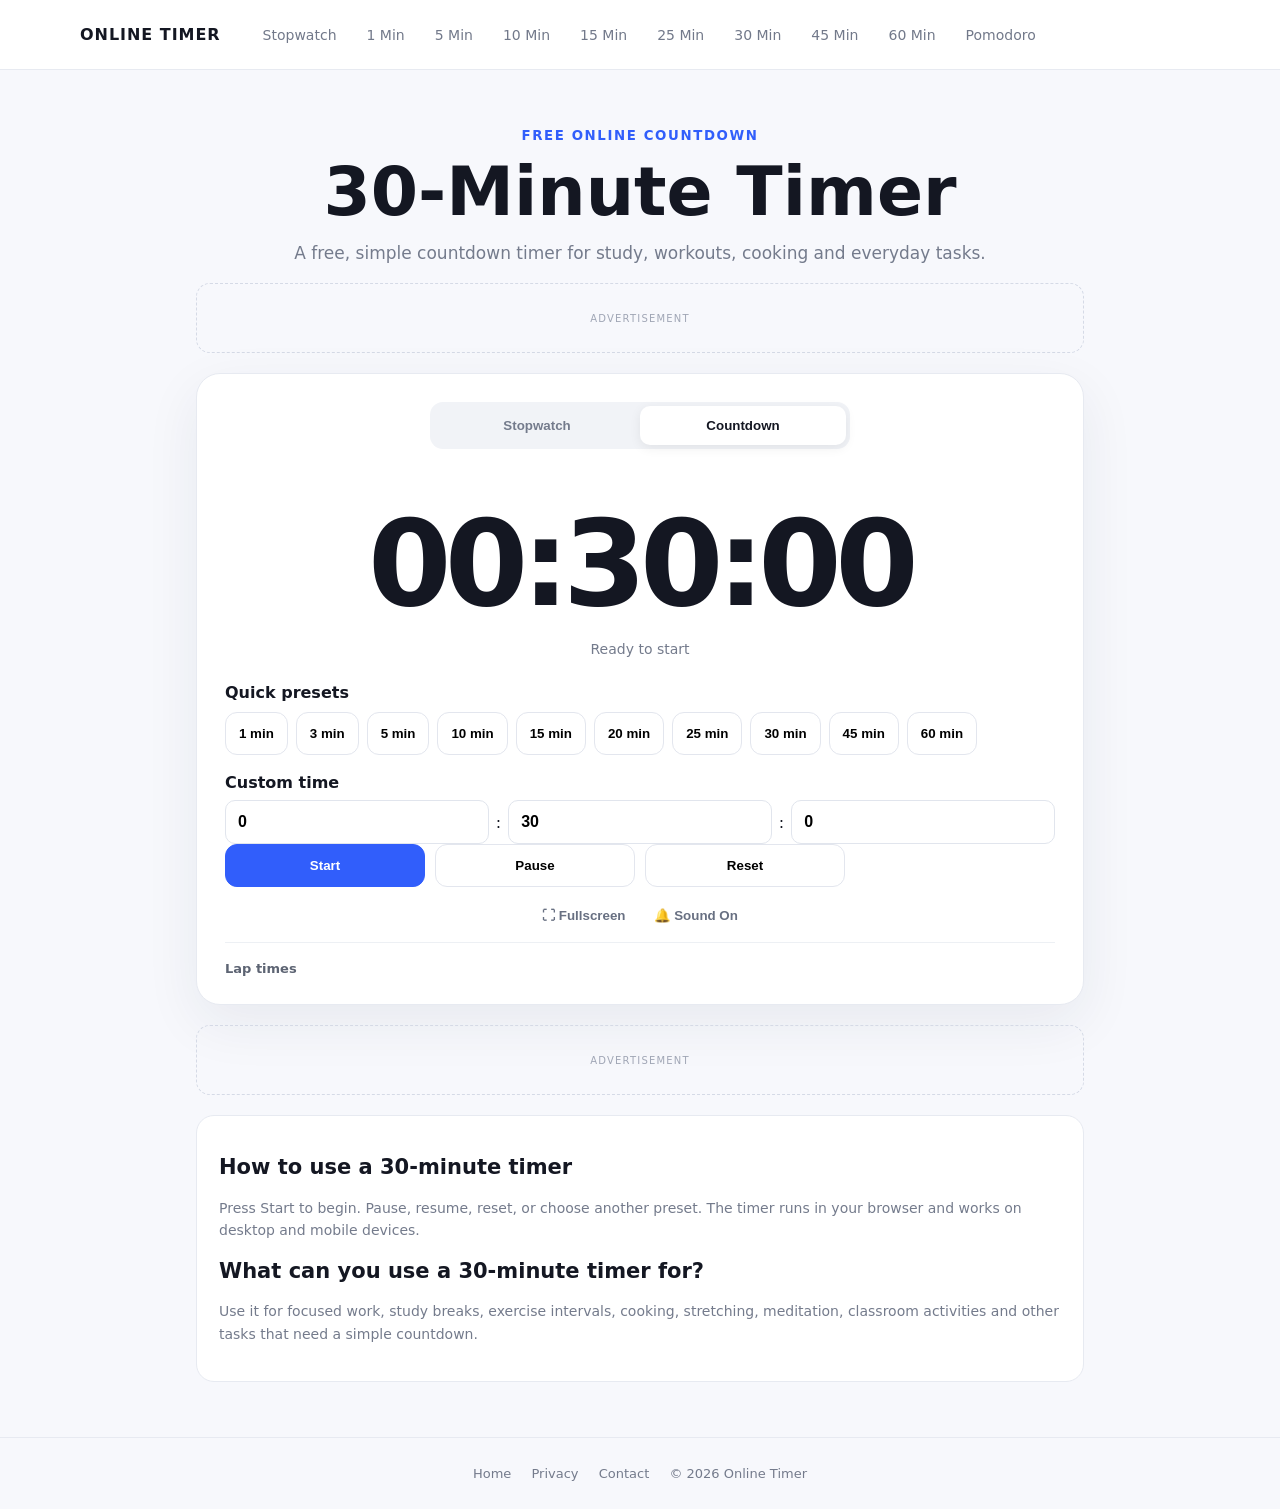
<file: 30-minute-timer.html>
<!doctype html><html lang="en"><head><meta charset="utf-8"><meta name="viewport" content="width=device-width,initial-scale=1"><meta name="description" content="Free 30-minute online countdown timer. Start instantly for study, workouts, cooking, focus sessions and everyday tasks."><meta name="robots" content="index,follow,max-image-preview:large"><link rel="canonical" href="https://timer.tmdcks1404.workers.dev/30-minute-timer.html"><meta property="og:type" content="website"><meta property="og:title" content="30-Minute Timer — Free Online Countdown Timer"><meta property="og:description" content="Free 30-minute online countdown timer. Start instantly for study, workouts, cooking, focus sessions and everyday tasks."><meta property="og:url" content="https://timer.tmdcks1404.workers.dev/30-minute-timer.html"><meta name="twitter:card" content="summary"><link rel="manifest" href="/manifest.webmanifest"><link rel="stylesheet" href="/style.css"><title>30-Minute Timer — Free Online Countdown Timer</title></head><body data-mode="countdown" data-seconds="1800"><header><a class="brand" href="/">ONLINE TIMER</a><nav><a href="/">Stopwatch</a><a href="/1-minute-timer.html">1 Min</a><a href="/5-minute-timer.html">5 Min</a><a href="/10-minute-timer.html">10 Min</a><a href="/15-minute-timer.html">15 Min</a><a href="/25-minute-timer.html">25 Min</a><a href="/30-minute-timer.html">30 Min</a><a href="/45-minute-timer.html">45 Min</a><a href="/60-minute-timer.html">60 Min</a><a href="/pomodoro-timer.html">Pomodoro</a></nav></header><main><section class="hero"><small>FREE ONLINE COUNTDOWN</small><h1>30-Minute Timer</h1><p>A free, simple countdown timer for study, workouts, cooking and everyday tasks.</p></section><div class="ad">ADVERTISEMENT</div><section class="card"><div class="tabs"><button id="swTab">Stopwatch</button><button id="cdTab" class="active">Countdown</button></div><div id="display">00:00:00</div><div id="status">Ready to start</div><div id="settings"><b>Quick presets</b><div class="presets"><button data-p="60">1 min</button><button data-p="180">3 min</button><button data-p="300">5 min</button><button data-p="600">10 min</button><button data-p="900">15 min</button><button data-p="1200">20 min</button><button data-p="1500">25 min</button><button data-p="1800">30 min</button><button data-p="2700">45 min</button><button data-p="3600">60 min</button></div><b>Custom time</b><div class="inputs"><input id="h" type="number" min="0" value="0"><span>:</span><input id="m" type="number" min="0" max="59" value="30"><span>:</span><input id="s" type="number" min="0" max="59" value="0"></div></div><div class="controls"><button id="start" class="primary">Start</button><button id="pause">Pause</button><button id="lap">Lap</button><button id="reset">Reset</button></div><div class="tools"><button id="full">⛶ Fullscreen</button><button id="sound">🔔 Sound On</button></div><div id="laps"><b>Lap times</b><div id="lapList"></div></div></section><div class="ad">ADVERTISEMENT</div><section class="copy"><h2>How to use a 30-minute timer</h2><p>Press Start to begin. Pause, resume, reset, or choose another preset. The timer runs in your browser and works on desktop and mobile devices.</p><h2>What can you use a 30-minute timer for?</h2><p>Use it for focused work, study breaks, exercise intervals, cooking, stretching, meditation, classroom activities and other tasks that need a simple countdown.</p></section></main><footer><a href="/">Home</a> <a href="/privacy.html">Privacy</a> <a href="/contact.html">Contact</a> © 2026 Online Timer</footer><script src="/app.js"></script></body></html>
</file>
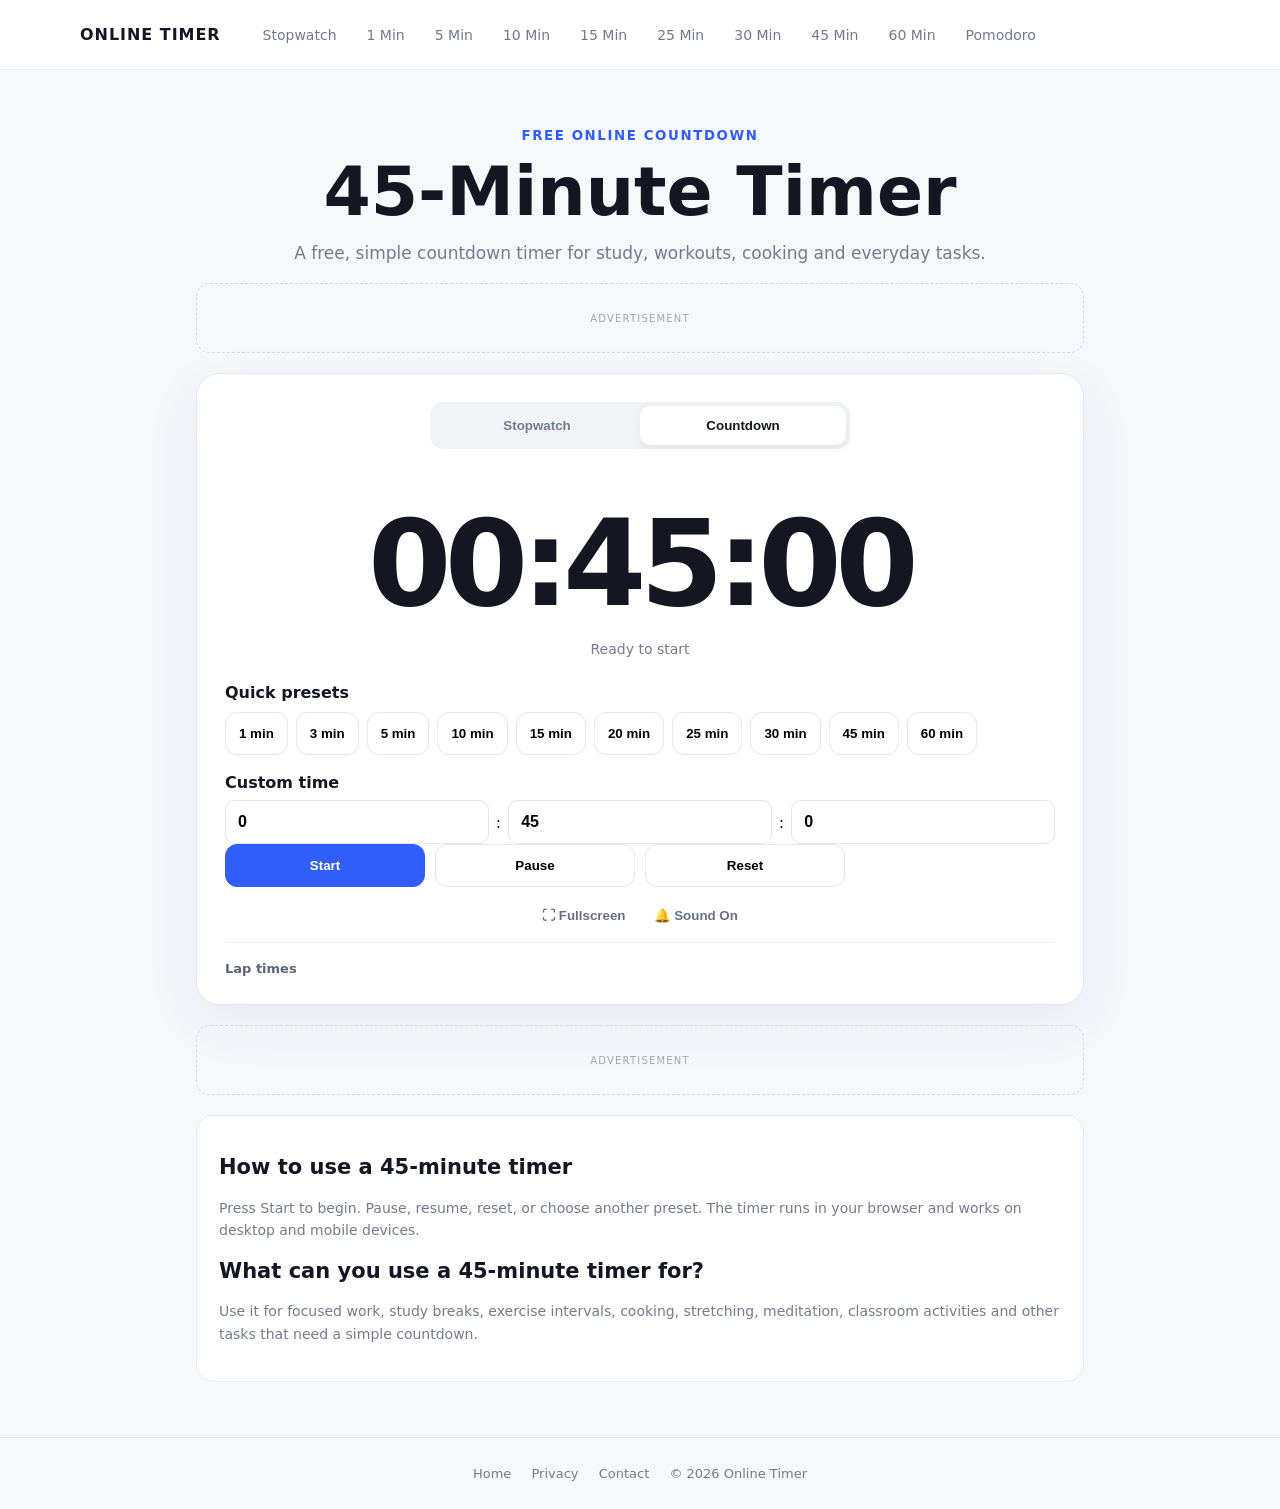
<file: 45-minute-timer.html>
<!doctype html><html lang="en"><head><meta charset="utf-8"><meta name="viewport" content="width=device-width,initial-scale=1"><meta name="description" content="Free 45-minute online countdown timer. Start instantly for study, workouts, cooking, focus sessions and everyday tasks."><meta name="robots" content="index,follow,max-image-preview:large"><link rel="canonical" href="https://timer.tmdcks1404.workers.dev/45-minute-timer.html"><meta property="og:type" content="website"><meta property="og:title" content="45-Minute Timer — Free Online Countdown Timer"><meta property="og:description" content="Free 45-minute online countdown timer. Start instantly for study, workouts, cooking, focus sessions and everyday tasks."><meta property="og:url" content="https://timer.tmdcks1404.workers.dev/45-minute-timer.html"><meta name="twitter:card" content="summary"><link rel="manifest" href="/manifest.webmanifest"><link rel="stylesheet" href="/style.css"><title>45-Minute Timer — Free Online Countdown Timer</title></head><body data-mode="countdown" data-seconds="2700"><header><a class="brand" href="/">ONLINE TIMER</a><nav><a href="/">Stopwatch</a><a href="/1-minute-timer.html">1 Min</a><a href="/5-minute-timer.html">5 Min</a><a href="/10-minute-timer.html">10 Min</a><a href="/15-minute-timer.html">15 Min</a><a href="/25-minute-timer.html">25 Min</a><a href="/30-minute-timer.html">30 Min</a><a href="/45-minute-timer.html">45 Min</a><a href="/60-minute-timer.html">60 Min</a><a href="/pomodoro-timer.html">Pomodoro</a></nav></header><main><section class="hero"><small>FREE ONLINE COUNTDOWN</small><h1>45-Minute Timer</h1><p>A free, simple countdown timer for study, workouts, cooking and everyday tasks.</p></section><div class="ad">ADVERTISEMENT</div><section class="card"><div class="tabs"><button id="swTab">Stopwatch</button><button id="cdTab" class="active">Countdown</button></div><div id="display">00:00:00</div><div id="status">Ready to start</div><div id="settings"><b>Quick presets</b><div class="presets"><button data-p="60">1 min</button><button data-p="180">3 min</button><button data-p="300">5 min</button><button data-p="600">10 min</button><button data-p="900">15 min</button><button data-p="1200">20 min</button><button data-p="1500">25 min</button><button data-p="1800">30 min</button><button data-p="2700">45 min</button><button data-p="3600">60 min</button></div><b>Custom time</b><div class="inputs"><input id="h" type="number" min="0" value="0"><span>:</span><input id="m" type="number" min="0" max="59" value="45"><span>:</span><input id="s" type="number" min="0" max="59" value="0"></div></div><div class="controls"><button id="start" class="primary">Start</button><button id="pause">Pause</button><button id="lap">Lap</button><button id="reset">Reset</button></div><div class="tools"><button id="full">⛶ Fullscreen</button><button id="sound">🔔 Sound On</button></div><div id="laps"><b>Lap times</b><div id="lapList"></div></div></section><div class="ad">ADVERTISEMENT</div><section class="copy"><h2>How to use a 45-minute timer</h2><p>Press Start to begin. Pause, resume, reset, or choose another preset. The timer runs in your browser and works on desktop and mobile devices.</p><h2>What can you use a 45-minute timer for?</h2><p>Use it for focused work, study breaks, exercise intervals, cooking, stretching, meditation, classroom activities and other tasks that need a simple countdown.</p></section></main><footer><a href="/">Home</a> <a href="/privacy.html">Privacy</a> <a href="/contact.html">Contact</a> © 2026 Online Timer</footer><script src="/app.js"></script></body></html>
</file>
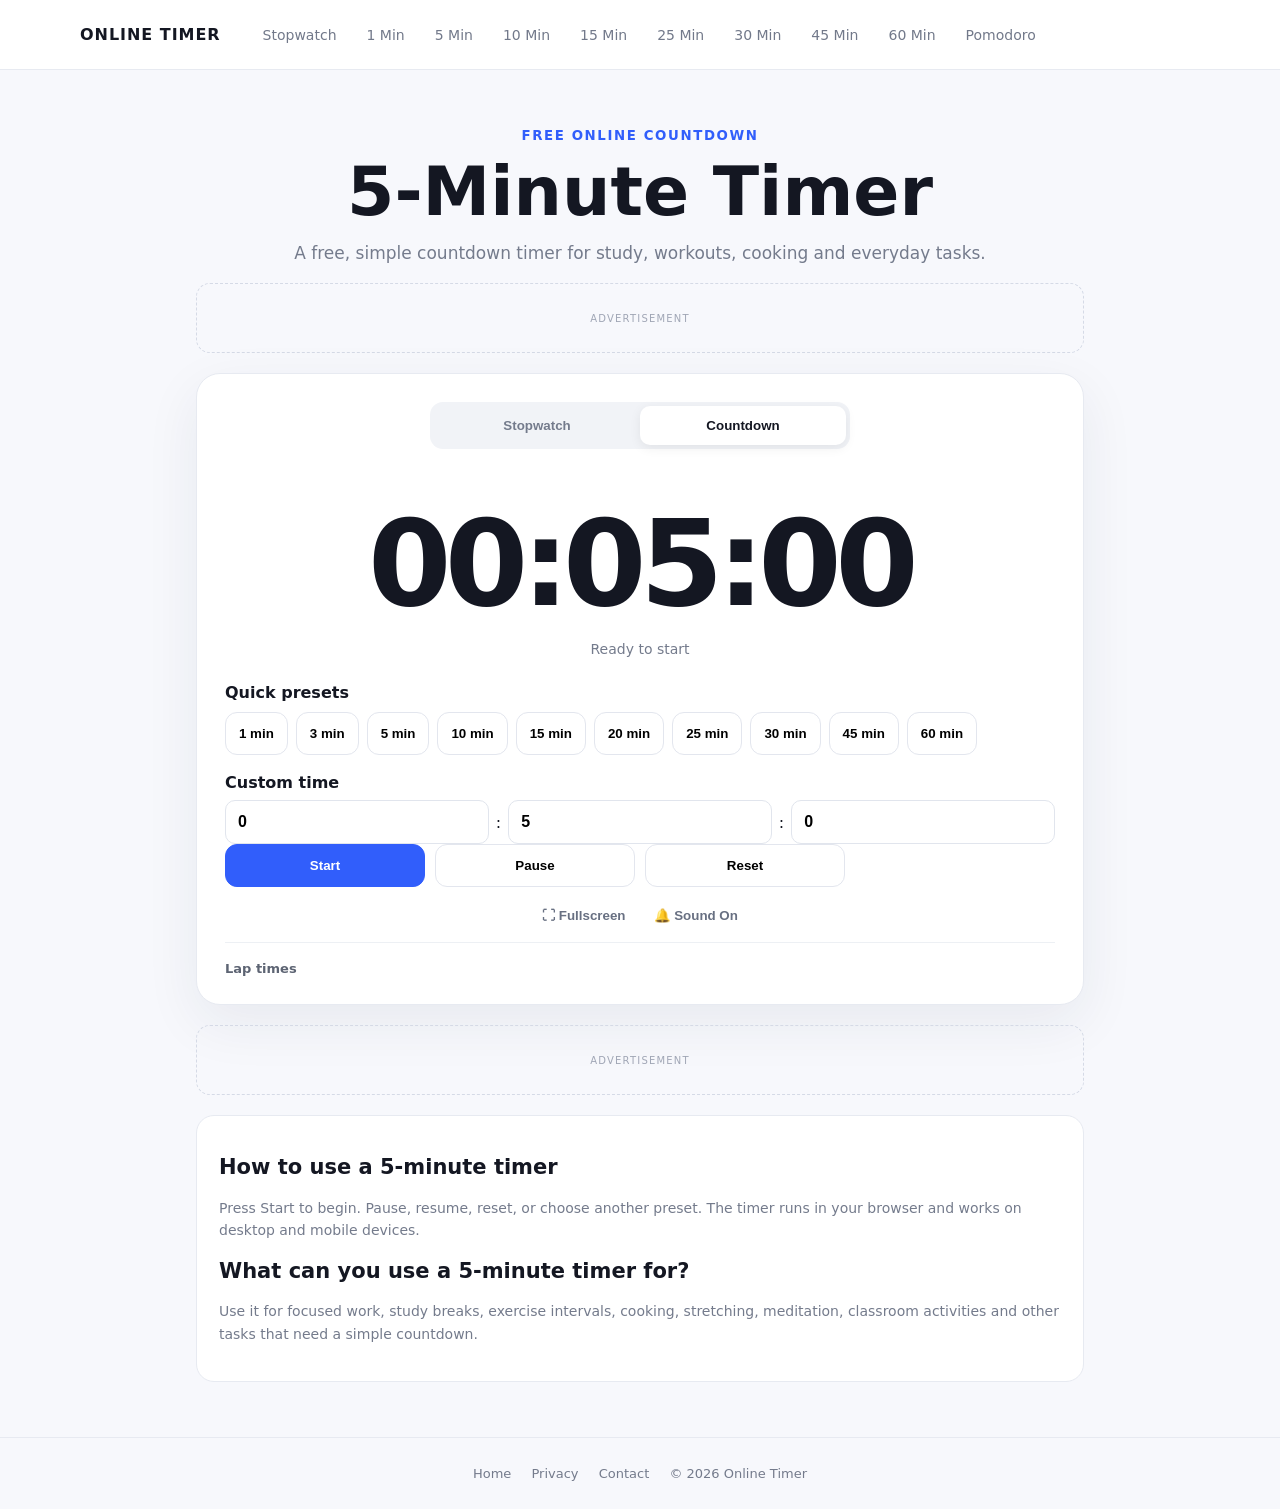
<file: 5-minute-timer.html>
<!doctype html><html lang="en"><head><meta charset="utf-8"><meta name="viewport" content="width=device-width,initial-scale=1"><meta name="description" content="Free 5-minute online countdown timer. Start instantly for study, workouts, cooking, focus sessions and everyday tasks."><meta name="robots" content="index,follow,max-image-preview:large"><link rel="canonical" href="https://timer.tmdcks1404.workers.dev/5-minute-timer.html"><meta property="og:type" content="website"><meta property="og:title" content="5-Minute Timer — Free Online Countdown Timer"><meta property="og:description" content="Free 5-minute online countdown timer. Start instantly for study, workouts, cooking, focus sessions and everyday tasks."><meta property="og:url" content="https://timer.tmdcks1404.workers.dev/5-minute-timer.html"><meta name="twitter:card" content="summary"><link rel="manifest" href="/manifest.webmanifest"><link rel="stylesheet" href="/style.css"><title>5-Minute Timer — Free Online Countdown Timer</title></head><body data-mode="countdown" data-seconds="300"><header><a class="brand" href="/">ONLINE TIMER</a><nav><a href="/">Stopwatch</a><a href="/1-minute-timer.html">1 Min</a><a href="/5-minute-timer.html">5 Min</a><a href="/10-minute-timer.html">10 Min</a><a href="/15-minute-timer.html">15 Min</a><a href="/25-minute-timer.html">25 Min</a><a href="/30-minute-timer.html">30 Min</a><a href="/45-minute-timer.html">45 Min</a><a href="/60-minute-timer.html">60 Min</a><a href="/pomodoro-timer.html">Pomodoro</a></nav></header><main><section class="hero"><small>FREE ONLINE COUNTDOWN</small><h1>5-Minute Timer</h1><p>A free, simple countdown timer for study, workouts, cooking and everyday tasks.</p></section><div class="ad">ADVERTISEMENT</div><section class="card"><div class="tabs"><button id="swTab">Stopwatch</button><button id="cdTab" class="active">Countdown</button></div><div id="display">00:00:00</div><div id="status">Ready to start</div><div id="settings"><b>Quick presets</b><div class="presets"><button data-p="60">1 min</button><button data-p="180">3 min</button><button data-p="300">5 min</button><button data-p="600">10 min</button><button data-p="900">15 min</button><button data-p="1200">20 min</button><button data-p="1500">25 min</button><button data-p="1800">30 min</button><button data-p="2700">45 min</button><button data-p="3600">60 min</button></div><b>Custom time</b><div class="inputs"><input id="h" type="number" min="0" value="0"><span>:</span><input id="m" type="number" min="0" max="59" value="5"><span>:</span><input id="s" type="number" min="0" max="59" value="0"></div></div><div class="controls"><button id="start" class="primary">Start</button><button id="pause">Pause</button><button id="lap">Lap</button><button id="reset">Reset</button></div><div class="tools"><button id="full">⛶ Fullscreen</button><button id="sound">🔔 Sound On</button></div><div id="laps"><b>Lap times</b><div id="lapList"></div></div></section><div class="ad">ADVERTISEMENT</div><section class="copy"><h2>How to use a 5-minute timer</h2><p>Press Start to begin. Pause, resume, reset, or choose another preset. The timer runs in your browser and works on desktop and mobile devices.</p><h2>What can you use a 5-minute timer for?</h2><p>Use it for focused work, study breaks, exercise intervals, cooking, stretching, meditation, classroom activities and other tasks that need a simple countdown.</p></section></main><footer><a href="/">Home</a> <a href="/privacy.html">Privacy</a> <a href="/contact.html">Contact</a> © 2026 Online Timer</footer><script src="/app.js"></script></body></html>
</file>
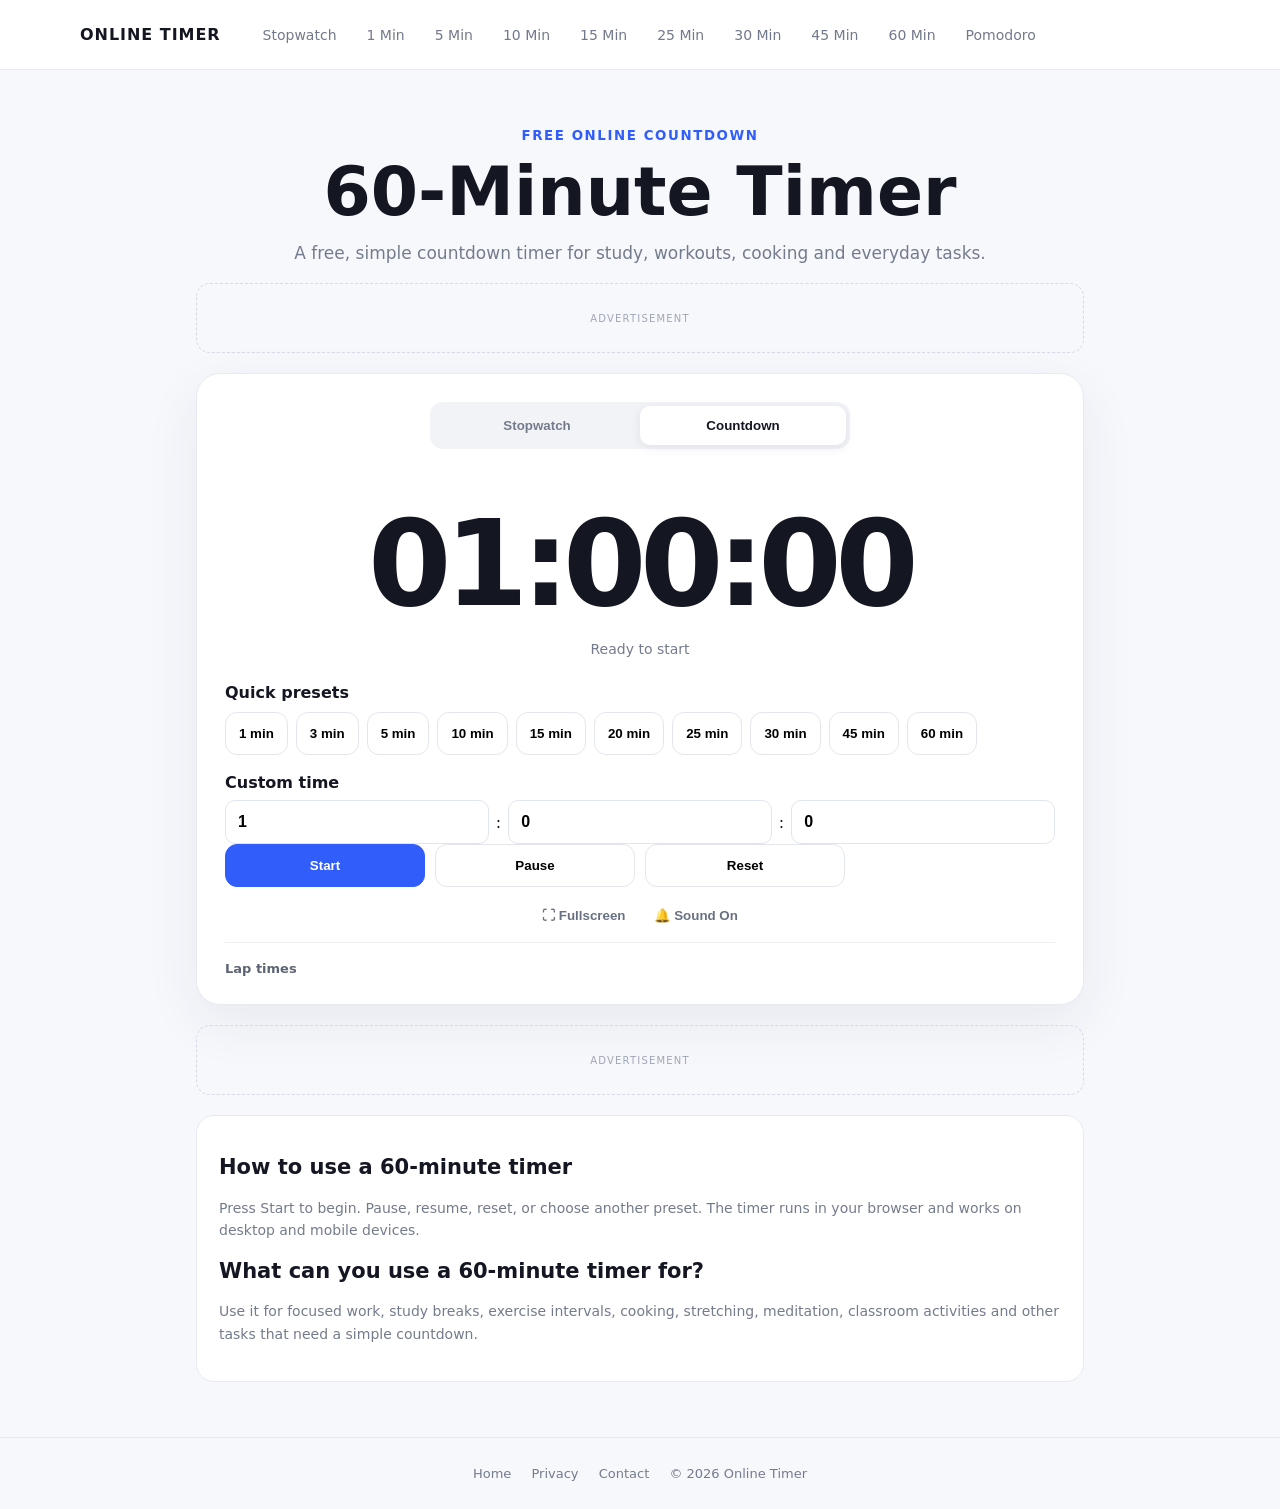
<file: 60-minute-timer.html>
<!doctype html><html lang="en"><head><meta charset="utf-8"><meta name="viewport" content="width=device-width,initial-scale=1"><meta name="description" content="Free 60-minute online countdown timer. Start instantly for study, workouts, cooking, focus sessions and everyday tasks."><meta name="robots" content="index,follow,max-image-preview:large"><link rel="canonical" href="https://timer.tmdcks1404.workers.dev/60-minute-timer.html"><meta property="og:type" content="website"><meta property="og:title" content="60-Minute Timer — Free Online Countdown Timer"><meta property="og:description" content="Free 60-minute online countdown timer. Start instantly for study, workouts, cooking, focus sessions and everyday tasks."><meta property="og:url" content="https://timer.tmdcks1404.workers.dev/60-minute-timer.html"><meta name="twitter:card" content="summary"><link rel="manifest" href="/manifest.webmanifest"><link rel="stylesheet" href="/style.css"><title>60-Minute Timer — Free Online Countdown Timer</title></head><body data-mode="countdown" data-seconds="3600"><header><a class="brand" href="/">ONLINE TIMER</a><nav><a href="/">Stopwatch</a><a href="/1-minute-timer.html">1 Min</a><a href="/5-minute-timer.html">5 Min</a><a href="/10-minute-timer.html">10 Min</a><a href="/15-minute-timer.html">15 Min</a><a href="/25-minute-timer.html">25 Min</a><a href="/30-minute-timer.html">30 Min</a><a href="/45-minute-timer.html">45 Min</a><a href="/60-minute-timer.html">60 Min</a><a href="/pomodoro-timer.html">Pomodoro</a></nav></header><main><section class="hero"><small>FREE ONLINE COUNTDOWN</small><h1>60-Minute Timer</h1><p>A free, simple countdown timer for study, workouts, cooking and everyday tasks.</p></section><div class="ad">ADVERTISEMENT</div><section class="card"><div class="tabs"><button id="swTab">Stopwatch</button><button id="cdTab" class="active">Countdown</button></div><div id="display">00:00:00</div><div id="status">Ready to start</div><div id="settings"><b>Quick presets</b><div class="presets"><button data-p="60">1 min</button><button data-p="180">3 min</button><button data-p="300">5 min</button><button data-p="600">10 min</button><button data-p="900">15 min</button><button data-p="1200">20 min</button><button data-p="1500">25 min</button><button data-p="1800">30 min</button><button data-p="2700">45 min</button><button data-p="3600">60 min</button></div><b>Custom time</b><div class="inputs"><input id="h" type="number" min="0" value="0"><span>:</span><input id="m" type="number" min="0" max="59" value="0"><span>:</span><input id="s" type="number" min="0" max="59" value="0"></div></div><div class="controls"><button id="start" class="primary">Start</button><button id="pause">Pause</button><button id="lap">Lap</button><button id="reset">Reset</button></div><div class="tools"><button id="full">⛶ Fullscreen</button><button id="sound">🔔 Sound On</button></div><div id="laps"><b>Lap times</b><div id="lapList"></div></div></section><div class="ad">ADVERTISEMENT</div><section class="copy"><h2>How to use a 60-minute timer</h2><p>Press Start to begin. Pause, resume, reset, or choose another preset. The timer runs in your browser and works on desktop and mobile devices.</p><h2>What can you use a 60-minute timer for?</h2><p>Use it for focused work, study breaks, exercise intervals, cooking, stretching, meditation, classroom activities and other tasks that need a simple countdown.</p></section></main><footer><a href="/">Home</a> <a href="/privacy.html">Privacy</a> <a href="/contact.html">Contact</a> © 2026 Online Timer</footer><script src="/app.js"></script></body></html>
</file>
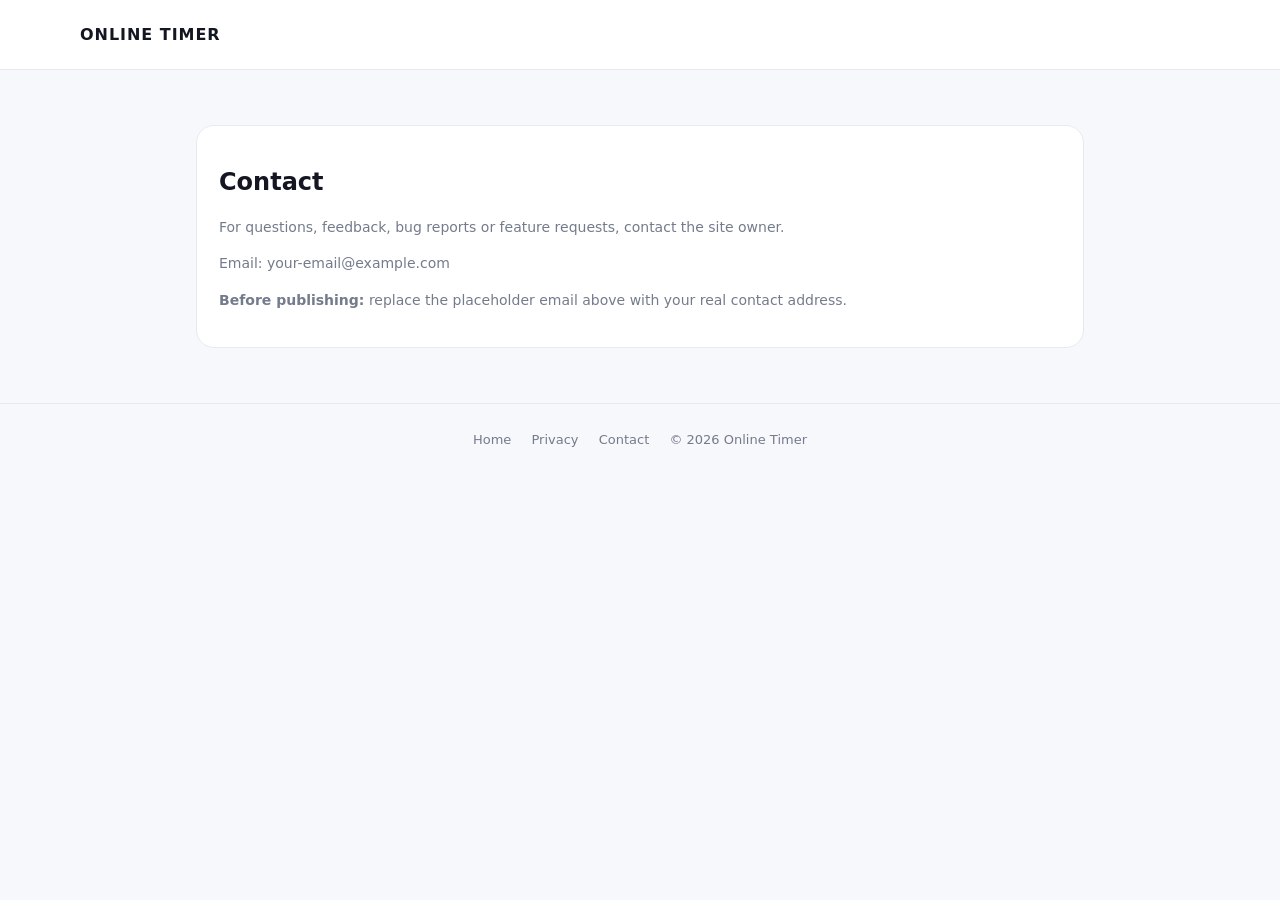
<file: contact.html>
<!doctype html><html lang="en"><head><meta charset="utf-8"><meta name="viewport" content="width=device-width,initial-scale=1"><meta name="description" content="Contact the Online Timer site owner for questions, feedback, bug reports or feature requests."><meta name="robots" content="index,follow,max-image-preview:large"><link rel="canonical" href="https://timer.tmdcks1404.workers.dev/contact.html"><meta property="og:type" content="website"><meta property="og:title" content="Contact — Online Timer"><meta property="og:description" content="Contact the Online Timer site owner for questions, feedback, bug reports or feature requests."><meta property="og:url" content="https://timer.tmdcks1404.workers.dev/contact.html"><meta name="twitter:card" content="summary"><link rel="manifest" href="/manifest.webmanifest"><link rel="stylesheet" href="/style.css"><title>Contact — Online Timer</title></head><body><header><a class="brand" href="/">ONLINE TIMER</a></header><main><section class="copy"><h1>Contact</h1><p>For questions, feedback, bug reports or feature requests, contact the site owner.</p><p>Email: your-email@example.com</p><p><strong>Before publishing:</strong> replace the placeholder email above with your real contact address.</p></section></main><footer><a href="/">Home</a> <a href="/privacy.html">Privacy</a> <a href="/contact.html">Contact</a> © 2026 Online Timer</footer></body></html>
</file>
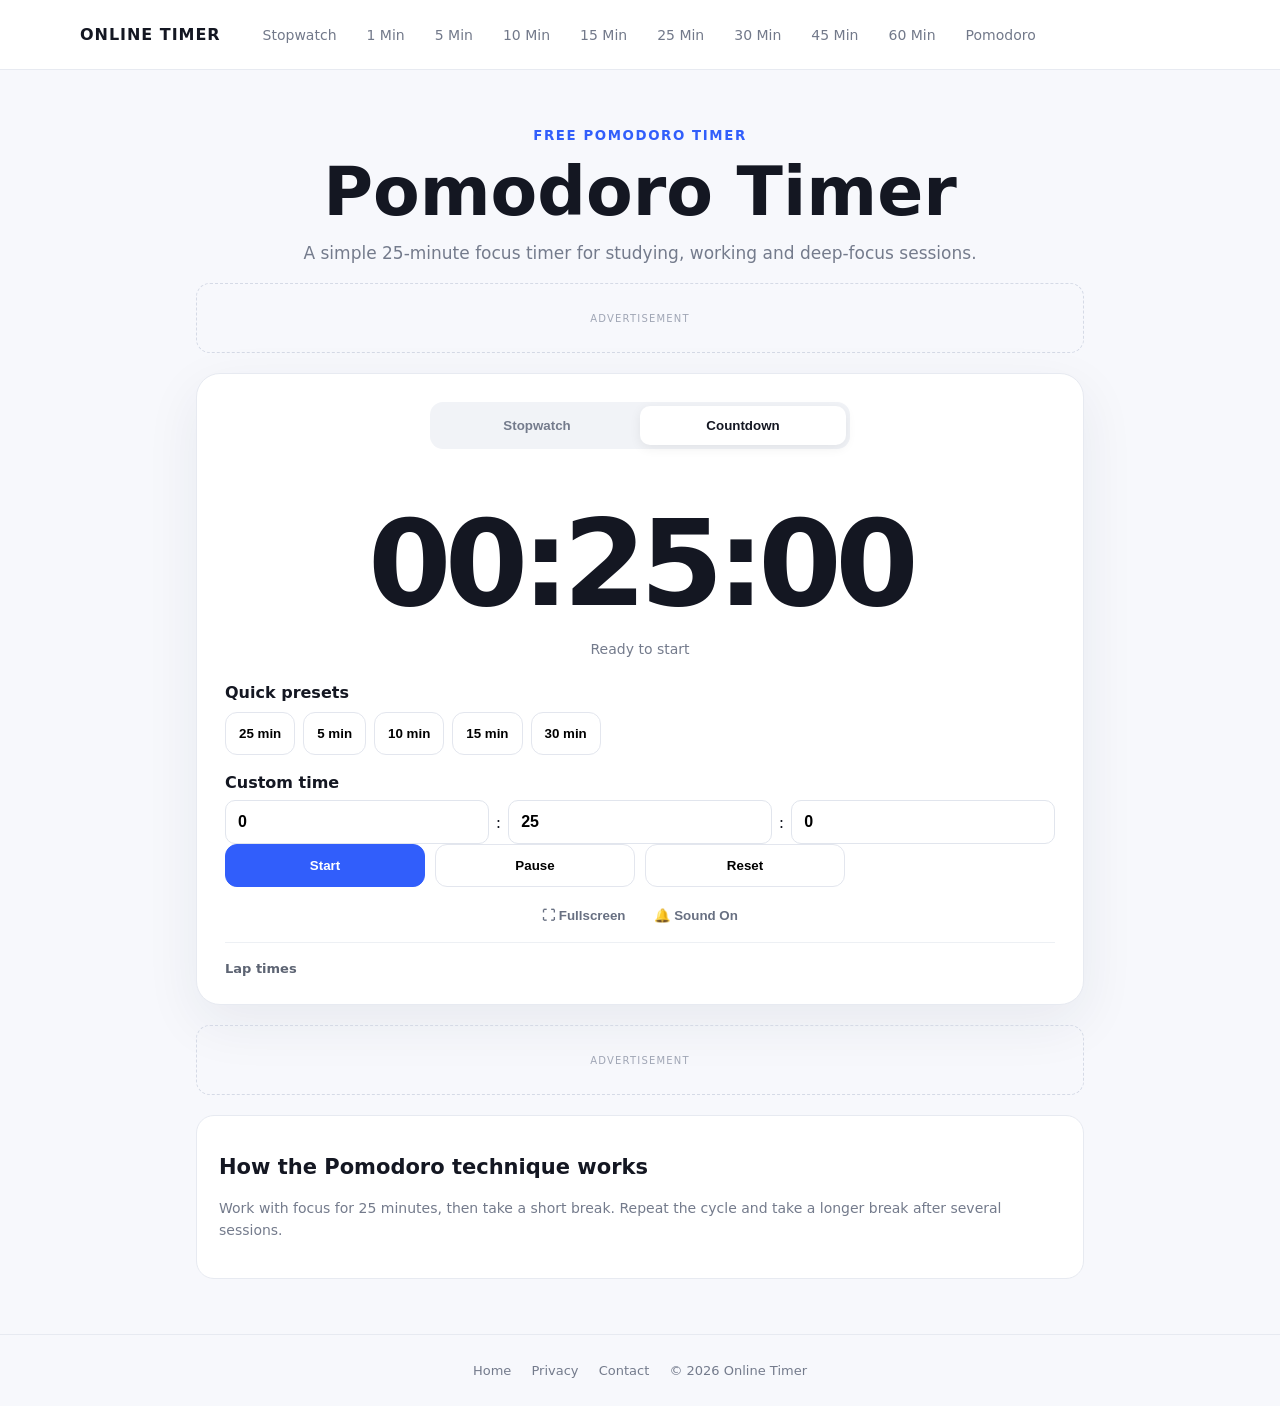
<file: pomodoro-timer.html>
<!doctype html><html lang="en"><head><meta charset="utf-8"><meta name="viewport" content="width=device-width,initial-scale=1"><meta name="description" content="Free Pomodoro timer for focused work sessions. Start a 25-minute countdown instantly with no sign-up."><meta name="robots" content="index,follow,max-image-preview:large"><link rel="canonical" href="https://timer.tmdcks1404.workers.dev/pomodoro-timer.html"><meta property="og:type" content="website"><meta property="og:title" content="Pomodoro Timer — Free 25-Minute Focus Timer"><meta property="og:description" content="Free Pomodoro timer for focused work sessions. Start a 25-minute countdown instantly with no sign-up."><meta property="og:url" content="https://timer.tmdcks1404.workers.dev/pomodoro-timer.html"><meta name="twitter:card" content="summary"><link rel="manifest" href="/manifest.webmanifest"><link rel="stylesheet" href="/style.css"><title>Pomodoro Timer — Free 25-Minute Focus Timer</title></head><body data-mode="countdown" data-seconds="1500"><header><a class="brand" href="/">ONLINE TIMER</a><nav><a href="/">Stopwatch</a><a href="/1-minute-timer.html">1 Min</a><a href="/5-minute-timer.html">5 Min</a><a href="/10-minute-timer.html">10 Min</a><a href="/15-minute-timer.html">15 Min</a><a href="/25-minute-timer.html">25 Min</a><a href="/30-minute-timer.html">30 Min</a><a href="/45-minute-timer.html">45 Min</a><a href="/60-minute-timer.html">60 Min</a><a href="/pomodoro-timer.html">Pomodoro</a></nav></header><main><section class="hero"><small>FREE POMODORO TIMER</small><h1>Pomodoro Timer</h1><p>A simple 25-minute focus timer for studying, working and deep-focus sessions.</p></section><div class="ad">ADVERTISEMENT</div><section class="card"><div class="tabs"><button id="swTab">Stopwatch</button><button id="cdTab" class="active">Countdown</button></div><div id="display">00:25:00</div><div id="status">Ready to start</div><div id="settings"><b>Quick presets</b><div class="presets"><button data-p="1500">25 min</button><button data-p="300">5 min</button><button data-p="600">10 min</button><button data-p="900">15 min</button><button data-p="1800">30 min</button></div><b>Custom time</b><div class="inputs"><input id="h" type="number" min="0" value="0"><span>:</span><input id="m" type="number" min="0" max="59" value="25"><span>:</span><input id="s" type="number" min="0" max="59" value="0"></div></div><div class="controls"><button id="start" class="primary">Start</button><button id="pause">Pause</button><button id="lap">Lap</button><button id="reset">Reset</button></div><div class="tools"><button id="full">⛶ Fullscreen</button><button id="sound">🔔 Sound On</button></div><div id="laps"><b>Lap times</b><div id="lapList"></div></div></section><div class="ad">ADVERTISEMENT</div><section class="copy"><h2>How the Pomodoro technique works</h2><p>Work with focus for 25 minutes, then take a short break. Repeat the cycle and take a longer break after several sessions.</p></section></main><footer><a href="/">Home</a> <a href="/privacy.html">Privacy</a> <a href="/contact.html">Contact</a> © 2026 Online Timer</footer><script src="/app.js"></script></body></html>
</file>
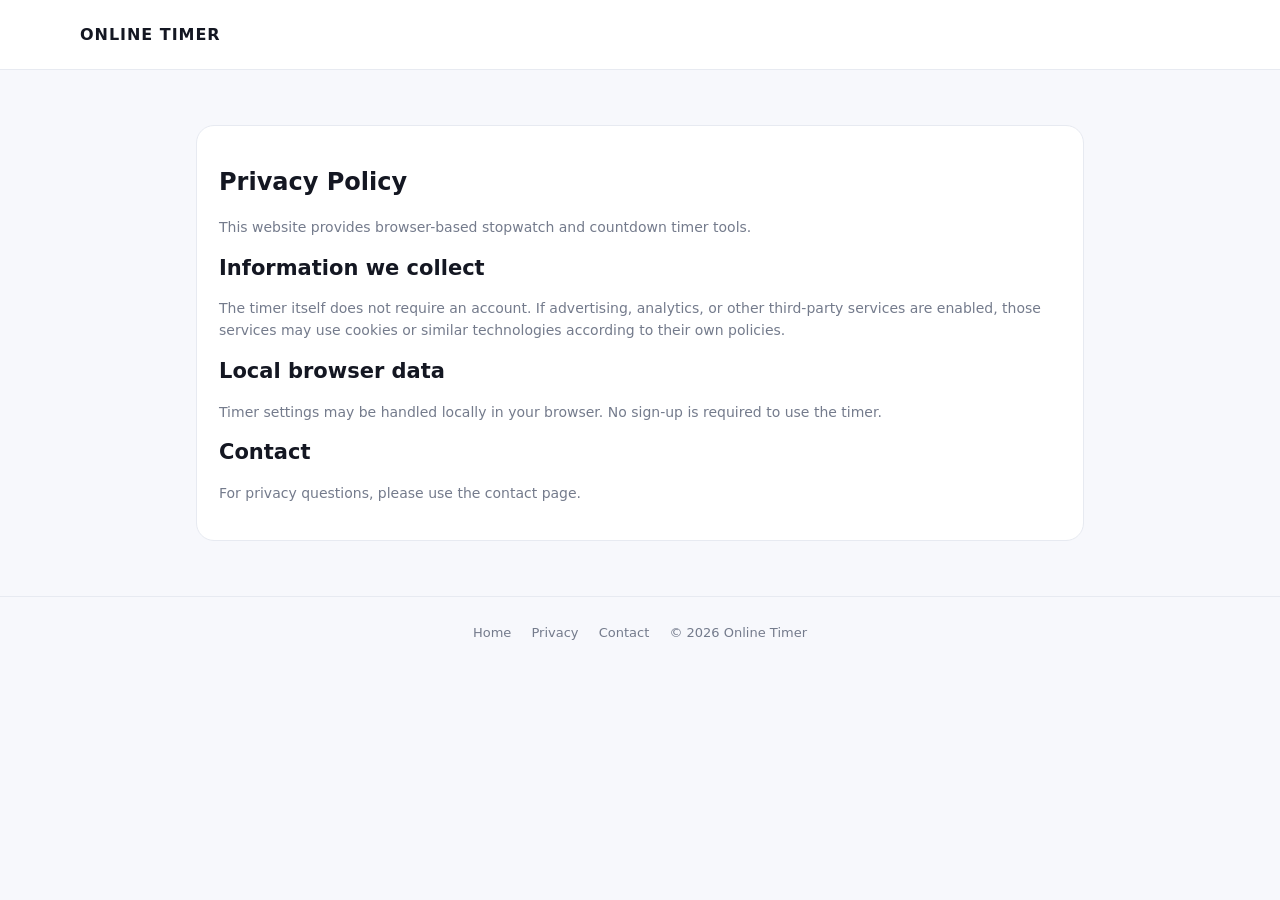
<file: privacy.html>
<!doctype html><html lang="en"><head><meta charset="utf-8"><meta name="viewport" content="width=device-width,initial-scale=1"><meta name="description" content="Privacy policy for the free Online Timer website."><meta name="robots" content="index,follow,max-image-preview:large"><link rel="canonical" href="https://timer.tmdcks1404.workers.dev/privacy.html"><meta property="og:type" content="website"><meta property="og:title" content="Privacy Policy — Online Timer"><meta property="og:description" content="Privacy policy for the free Online Timer website."><meta property="og:url" content="https://timer.tmdcks1404.workers.dev/privacy.html"><meta name="twitter:card" content="summary"><link rel="manifest" href="/manifest.webmanifest"><link rel="stylesheet" href="/style.css"><title>Privacy Policy — Online Timer</title></head><body><header><a class="brand" href="/">ONLINE TIMER</a></header><main><section class="copy"><h1>Privacy Policy</h1><p>This website provides browser-based stopwatch and countdown timer tools.</p><h2>Information we collect</h2><p>The timer itself does not require an account. If advertising, analytics, or other third-party services are enabled, those services may use cookies or similar technologies according to their own policies.</p><h2>Local browser data</h2><p>Timer settings may be handled locally in your browser. No sign-up is required to use the timer.</p><h2>Contact</h2><p>For privacy questions, please use the contact page.</p></section></main><footer><a href="/">Home</a> <a href="/privacy.html">Privacy</a> <a href="/contact.html">Contact</a> © 2026 Online Timer</footer></body></html>
</file>
<file: style.css>
*{box-sizing:border-box}body{margin:0;background:#f7f8fc;color:#141722;font-family:system-ui,-apple-system,Segoe UI,sans-serif}a{text-decoration:none;color:inherit}header{height:70px;background:#fff;border-bottom:1px solid #e7eaf1;display:flex;align-items:center;gap:30px;padding:0 max(16px,calc((100% - 1120px)/2));position:sticky;top:0;z-index:5}.brand{font-weight:900;letter-spacing:.06em;white-space:nowrap}nav{display:flex;gap:6px;overflow:auto}nav a{padding:9px 12px;border-radius:99px;color:#72798a;font-size:14px;white-space:nowrap}nav a.active,nav a:hover{background:#eef2ff;color:#315efb;font-weight:700}main{max-width:920px;margin:auto;padding:55px 16px}.hero{text-align:center}.hero small{color:#315efb;font-weight:800;letter-spacing:.12em}.hero h1{font-size:clamp(42px,8vw,68px);line-height:1;margin:14px 0}.hero p{color:#747b8c;font-size:17px}.ad{height:70px;border:1px dashed #d5dae6;border-radius:14px;display:flex;align-items:center;justify-content:center;color:#a0a6b5;font-size:10px;letter-spacing:.12em;margin:20px 0}.card{background:#fff;border:1px solid #e7eaf1;border-radius:24px;padding:28px;box-shadow:0 18px 55px #1a264812}.tabs{display:grid;grid-template-columns:1fr 1fr;background:#f1f3f7;padding:4px;border-radius:13px;max-width:420px;margin:auto}.tabs button{border:0;background:none;padding:12px;border-radius:10px;font-weight:800;color:#747b8c}.tabs button.active{background:#fff;color:#141722;box-shadow:0 3px 12px #00000012}.tabs button{cursor:pointer}#display{text-align:center;font-size:clamp(48px,12vw,120px);font-weight:800;letter-spacing:-.055em;font-variant-numeric:tabular-nums;margin:45px 0 8px;white-space:nowrap}#status{text-align:center;color:#747b8c;font-size:14px;margin-bottom:26px}.controls{display:grid;grid-template-columns:repeat(4,1fr);gap:10px}.controls button,.presets button{border:1px solid #e3e6ee;background:#fff;border-radius:12px;padding:13px;font-weight:750;cursor:pointer}.controls .primary{background:#315efb;color:#fff;border-color:#315efb}.tools{text-align:center;margin:18px}.tools button{border:0;background:none;color:#687082;margin:0 8px;cursor:pointer;font-weight:650}.presets{display:flex;gap:8px;flex-wrap:wrap;margin:10px 0 18px}.inputs{display:flex;align-items:center;gap:7px;margin-top:8px}.inputs input{width:100%;padding:12px;border:1px solid #e1e5ed;border-radius:10px;font-size:16px;font-weight:700}.hidden{display:none!important}#laps{border-top:1px solid #edf0f4;padding-top:18px;color:#5d6473;font-size:13px}.lap{display:grid;grid-template-columns:60px 1fr 1fr;padding:9px 0;border-bottom:1px solid #f0f1f4}.info{display:grid;grid-template-columns:repeat(3,1fr);gap:14px;margin:20px 0}.info article,.copy{background:#fff;border:1px solid #e7eaf1;border-radius:18px;padding:22px}.info h2{font-size:16px}.info p,.copy p{color:#747b8c;line-height:1.6;font-size:14px}.copy h2{font-size:21px}footer{text-align:center;border-top:1px solid #e7eaf1;padding:28px;color:#747b8c;font-size:13px}footer a{margin-right:16px}body.fs{background:#0d1020}body.fs header,body.fs .hero,body.fs .ad,body.fs .info,body.fs .copy,body.fs footer{display:none}body.fs main{max-width:none;padding:0;height:100vh;display:flex;align-items:center}.fs .card{width:100%;height:100vh;border:0;border-radius:0;display:flex;flex-direction:column;justify-content:center}.fs #display{font-size:clamp(70px,18vw,220px)}@media(max-width:700px){header{height:62px;padding:0 12px;gap:14px}.brand{font-size:14px}nav a{font-size:12px;padding:8px 9px}main{padding:35px 12px}.card{padding:18px 13px}.controls{grid-template-columns:1fr 1fr}.info{grid-template-columns:1fr}.ad{height:58px}#display{font-size:clamp(42px,14vw,82px)}}
</file>
